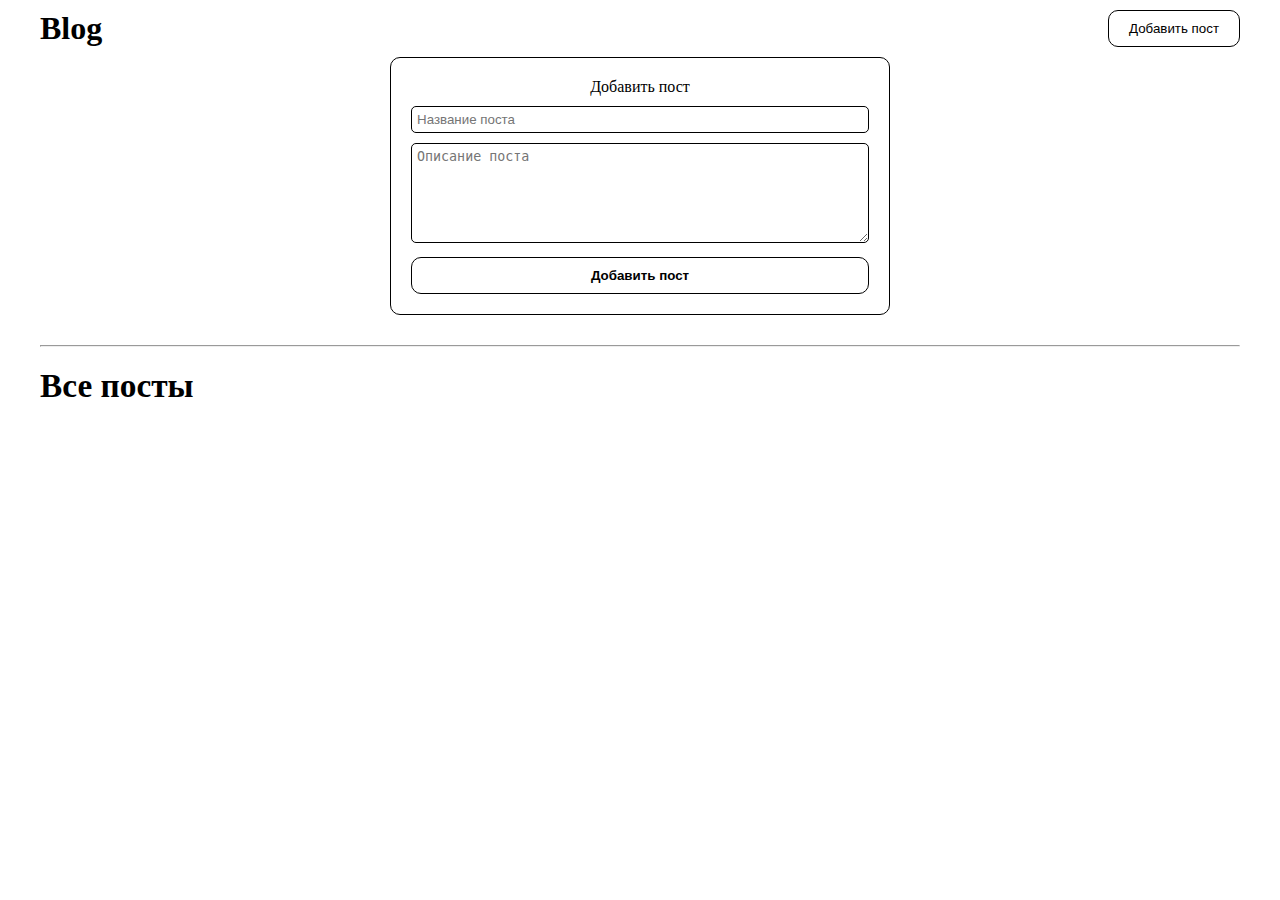
<file: blog-js/index.html>
<!doctype html>
<html lang="en">
<head>
    <meta charset="UTF-8">
<!--    <link rel="stylesheet" href="style.css">-->
    <title>Document</title>
</head><!doctype html>
<html lang="en">
<head>
    <meta charset="UTF-8">
    <meta name="viewport"
          content="width=device-width, user-scalable=no, initial-scale=1.0, maximum-scale=1.0, minimum-scale=1.0">
    <meta http-equiv="X-UA-Compatible" content="ie=edge">
    <link rel="stylesheet" href="style.css">
    <title>Document</title>
</head>
<body>
<header>
    <div class="container">
        <h1>Blog</h1>
        <button>Добавить пост</button>
    </div>
</header>
<main>
    <div class="container">
        <form id="form">
            <p>Добавить пост</p>
            <input id="input" type="text" placeholder="Название поста" name="title">
            <textarea id="textarea" placeholder="Описание поста" name="description"></textarea>
            <button type="submit" id="addPost">Добавить пост</button>
        </form>
        <hr>
        <h3>Все посты</h3>
        <div class="posts">
        </div>
    </div>
</main>
<script src="app.js"></script>
</body>
</html>
</file>
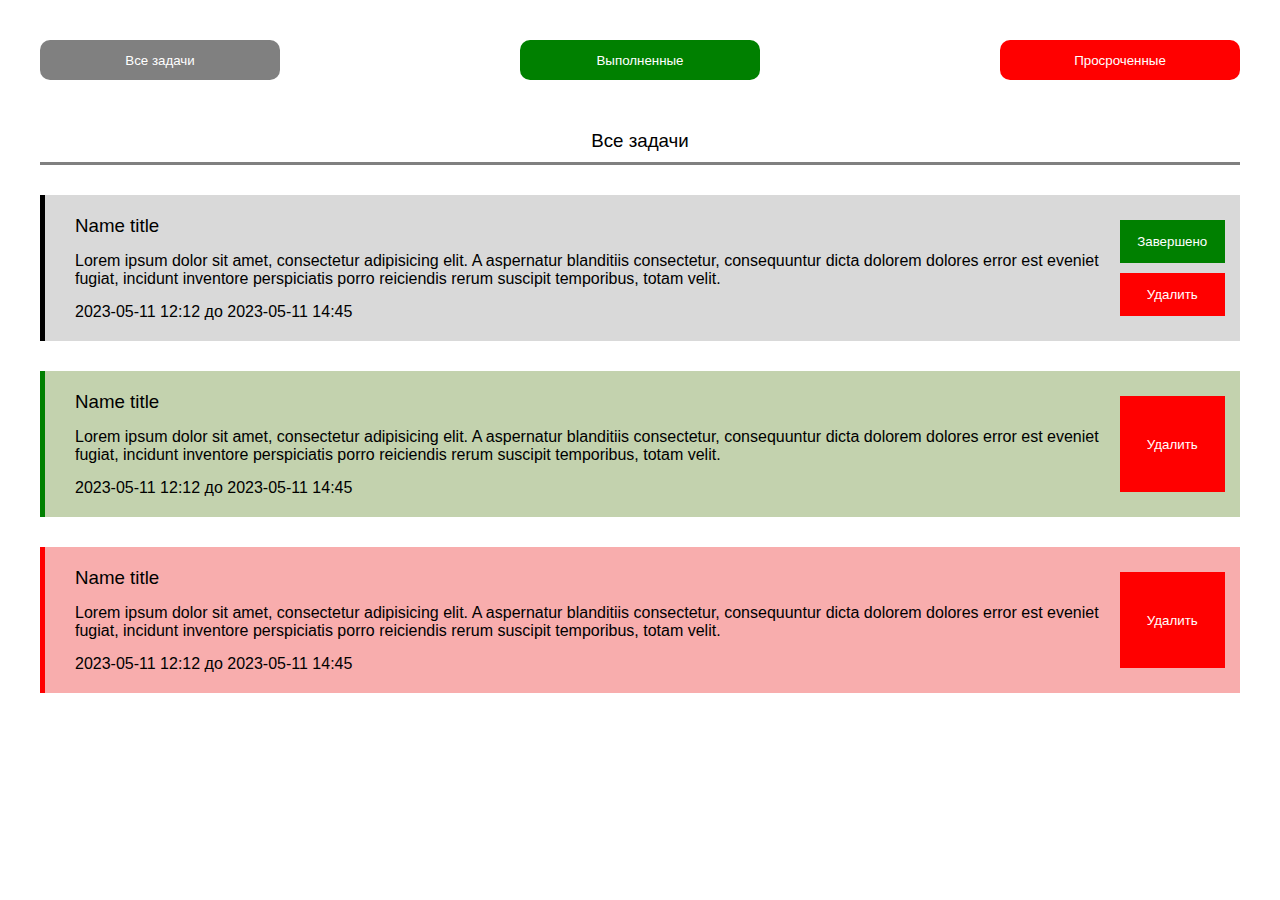
<file: todo/index.html>
<!DOCTYPE html>
<html lang="en">
<head>
    <meta charset="UTF-8">
    <title>Todo list</title>
    <link rel="stylesheet" href="style.css">
</head>
<body>
    <header class="container">
        <nav>
            <button id="view-all" class="button-nav gray">Все задачи</button>
            <button id="view-complete" class="button-nav green">Выполненные</button>
            <button id="view-overdue" class="button-nav red">Просроченные</button>
        </nav>
    </header>
    <main class="container">
        <h3 id="title-tasks" class="title-tasks title-all">Все задачи</h3>
        <div class="tasks">
            <div class="task all" id="task-id-1">
                <div class="info">
                    <h3 class="task-name">Name title</h3>
                    <p class="task-description">Lorem ipsum dolor sit amet, consectetur adipisicing elit. A aspernatur blanditiis consectetur, consequuntur dicta dolorem dolores error est eveniet fugiat, incidunt inventore perspiciatis porro reiciendis rerum suscipit temporibus, totam velit.</p>
                    <p class="task-date">
                        <span class="date-start">2023-05-11 12:12</span>
                        до
                        <span class="date-end">2023-05-11 14:45</span>
                    </p>
                </div>
                <div class="navigate">
                    <button class="button-complete green">Завершено</button>
                    <button class="button-delete red">Удалить</button>
                </div>
            </div>
            <div class="task complete" id="task-id-2">
                <div class="info">
                    <h3 class="task-name">Name title</h3>
                    <p class="task-description">Lorem ipsum dolor sit amet, consectetur adipisicing elit. A aspernatur blanditiis consectetur, consequuntur dicta dolorem dolores error est eveniet fugiat, incidunt inventore perspiciatis porro reiciendis rerum suscipit temporibus, totam velit.</p>
                    <p class="task-date">
                        <span class="date-start">2023-05-11 12:12</span>
                        до
                        <span class="date-end">2023-05-11 14:45</span>
                    </p>
                </div>
                <div class="navigate">
                    <button class="button-delete red">Удалить</button>
                </div>
            </div>
            <div class="task overdue" id="task-id-3">
                <div class="info">
                    <h3 class="task-name">Name title</h3>
                    <p class="task-description">Lorem ipsum dolor sit amet, consectetur adipisicing elit. A aspernatur blanditiis consectetur, consequuntur dicta dolorem dolores error est eveniet fugiat, incidunt inventore perspiciatis porro reiciendis rerum suscipit temporibus, totam velit.</p>
                    <p class="task-date">
                        <span class="date-start">2023-05-11 12:12</span>
                        до
                        <span class="date-end">2023-05-11 14:45</span>
                    </p>
                </div>
                <div class="navigate">
                    <button class="button-delete red">Удалить</button>
                </div>
            </div>
        </div>
    </main>
</body>
</html>
</file>
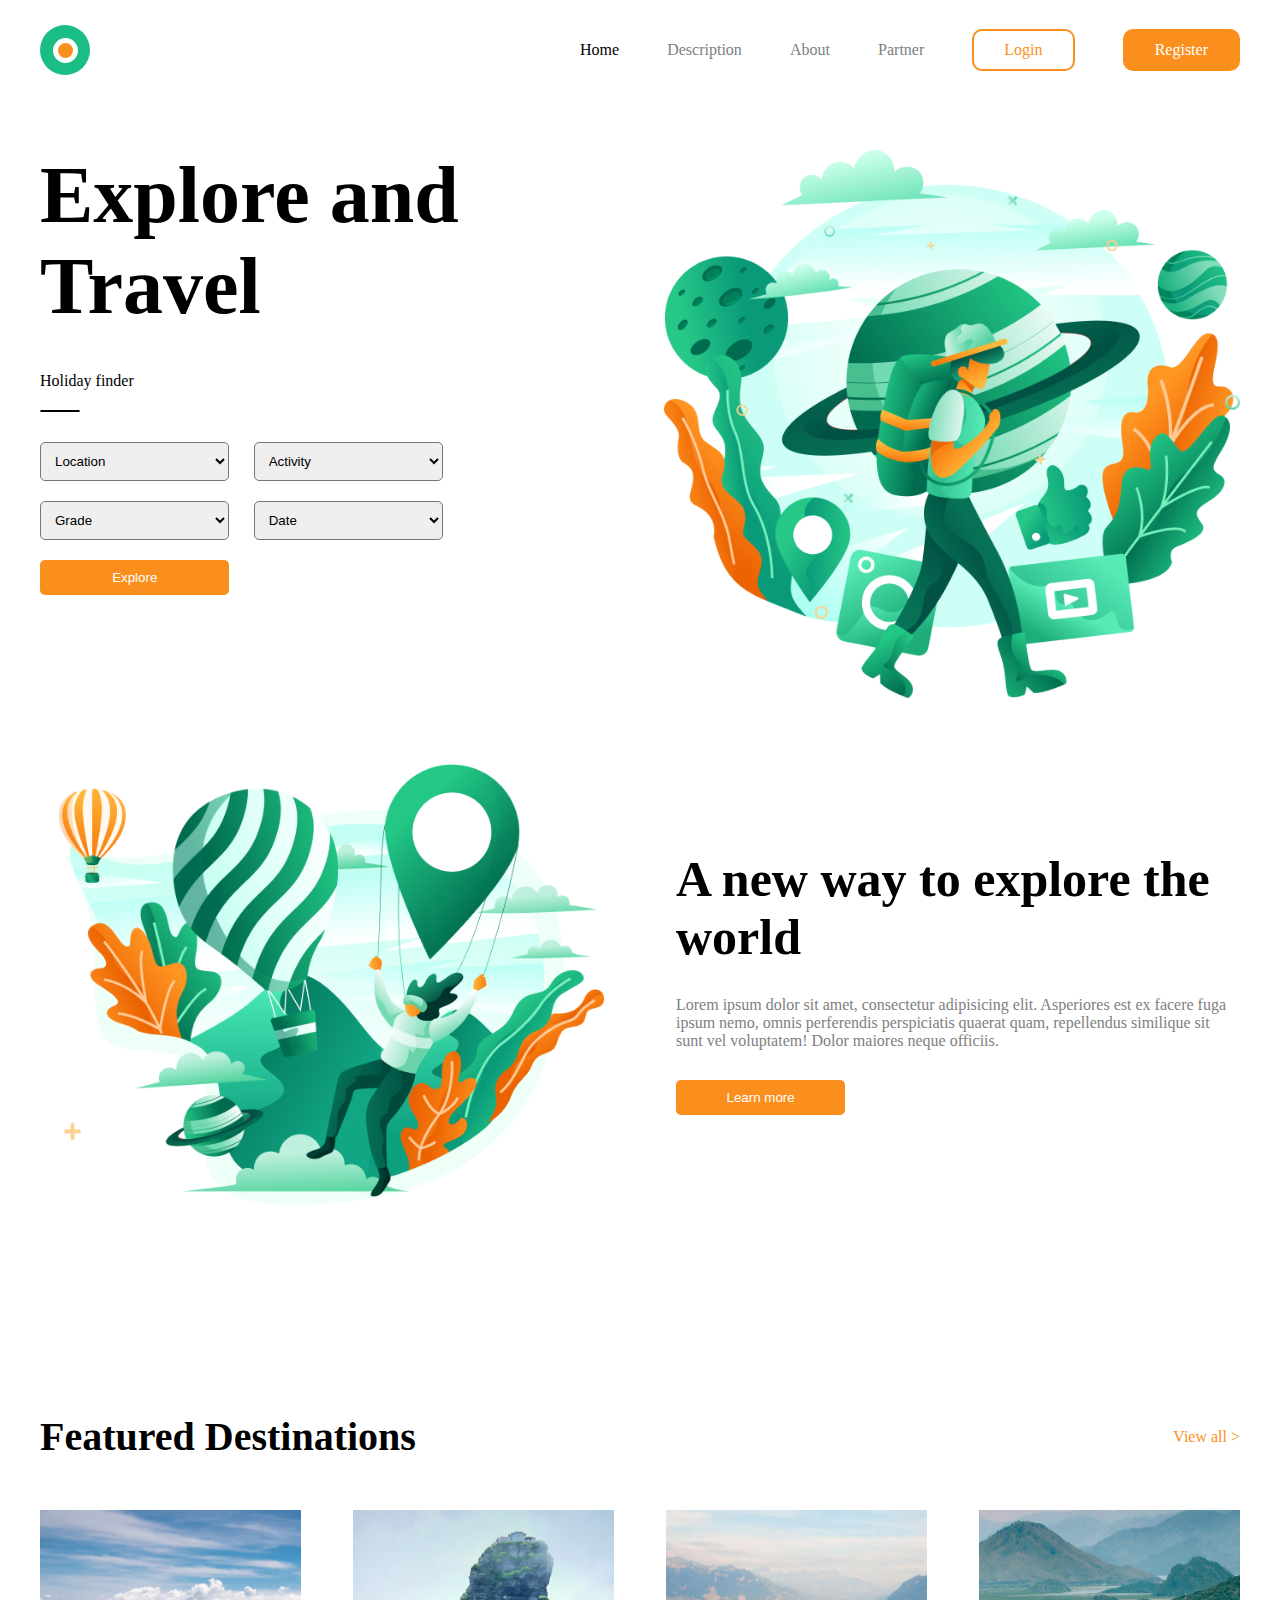
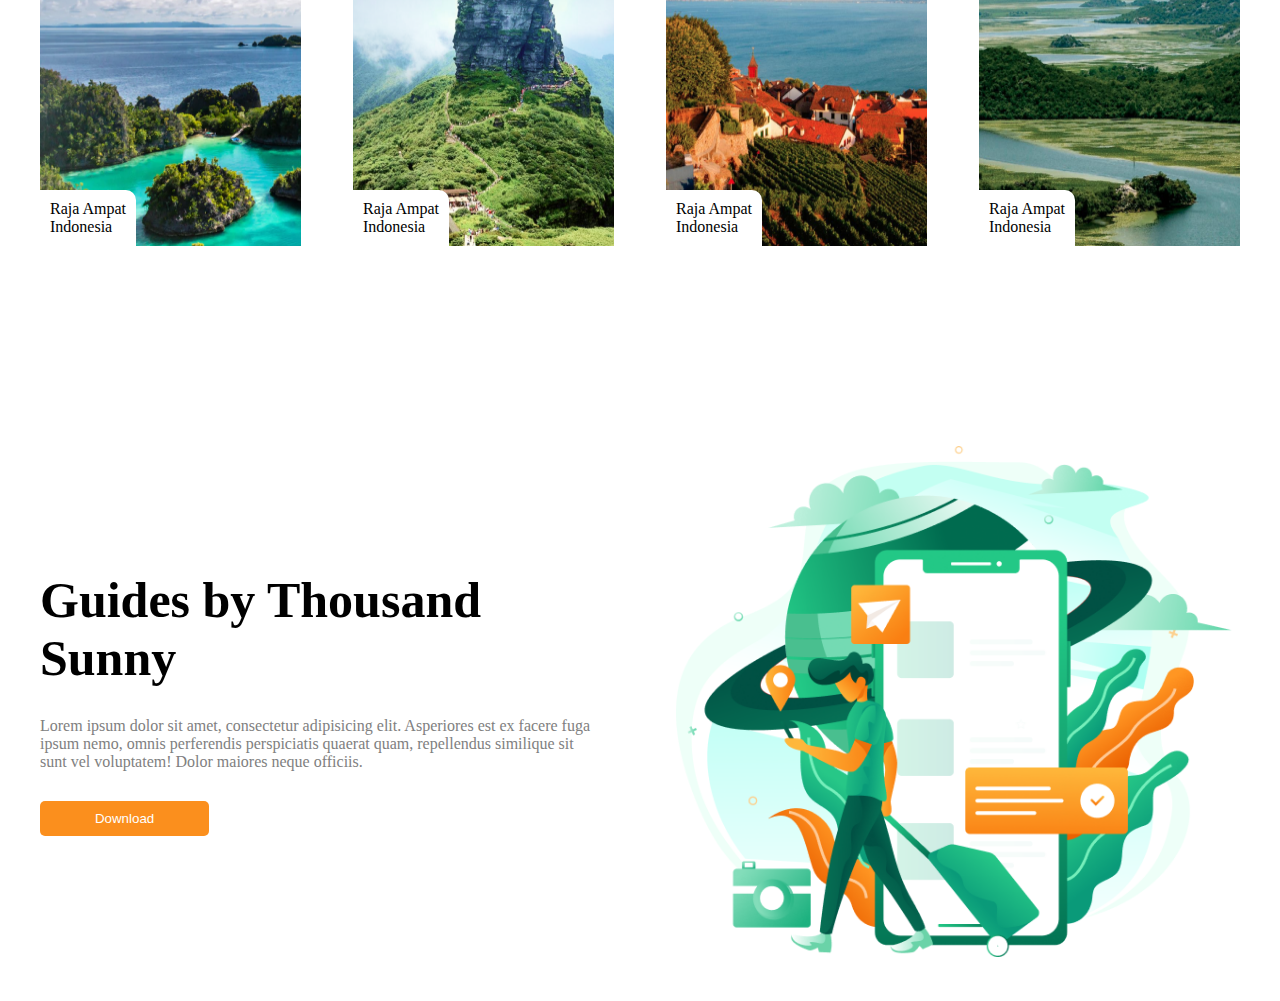
<file: travel/index.html>
<!DOCTYPE html>
<html lang="en">
<head>
    <meta charset="UTF-8">
    <title>Travel</title>
    <link rel="stylesheet" href="style.css">
</head>
<body>
    <header>
        <div class="container sb">
            <div class="logo">
                <div class="orange"></div>
            </div>
            <nav class="sb">
                <a href="" class="active">Home</a>
                <a href="">Description</a>
                <a href="">About</a>
                <a href="">Partner</a>
                <a href="" class="login">Login</a>
                <a href="" class="register">Register</a>
            </nav>
        </div>
    </header>
    <main>
        <div class="container">

            <div class="explore-travel sb">
                <div class="info">
                    <h1>Explore and Travel</h1>
                    <p>Holiday finder</p>

                    <div class="line"></div>

                    <form action="">
                        <select>
                            <option selected disabled>Location</option>
                        </select>
                        <select>
                            <option selected disabled>Activity</option>
                        </select>
                        <select>
                            <option selected disabled>Grade</option>
                        </select>
                        <select>
                            <option selected disabled>Date</option>
                        </select>
                        <button>Explore</button>
                    </form>
                </div>
                <div class="image">
                    <img src="images/img1.png">
                </div>
            </div>

            <div class="new-way right-left sb">
                <div class="image">
                    <img src="images/img2.png" alt="">
                </div>
                <div class="info">
                    <h2>A new way to explore the world </h2>
                    <p>Lorem ipsum dolor sit amet, consectetur adipisicing elit. Asperiores est ex facere fuga ipsum nemo, omnis perferendis perspiciatis quaerat quam, repellendus similique sit sunt vel voluptatem! Dolor maiores neque officiis.</p>
                    <button>Learn more</button>
                </div>
            </div>

            <div class="featured-destinations">

                <div class="info-featured sb">
                    <h2>Featured Destinations</h2>
                    <a href="">View all ></a>
                </div>


                <div class="images sb">

                    <div class="image">
                        <img src="images/image4.png" alt="">
                        <div class="info">
                            <p class="name">Raja Ampat</p>
                            <p class="country">Indonesia</p>
                        </div>
                    </div>

                    <div class="image">
                        <img src="images/image3.png" alt="">
                        <div class="info">
                            <p class="name">Raja Ampat</p>
                            <p class="country">Indonesia</p>
                        </div>
                    </div>

                    <div class="image">
                        <img src="images/image2.png" alt="">
                        <div class="info">
                            <p class="name">Raja Ampat</p>
                            <p class="country">Indonesia</p>
                        </div>
                    </div>

                    <div class="image">
                        <img src="images/image1.png" alt="">
                        <div class="info">
                            <p class="name">Raja Ampat</p>
                            <p class="country">Indonesia</p>
                        </div>
                    </div>

                </div>
            </div>

            <div class="guides right-left sb">
                <div class="info">
                    <h2>Guides by Thousand Sunny</h2>
                    <p>Lorem ipsum dolor sit amet, consectetur adipisicing elit. Asperiores est ex facere fuga ipsum nemo, omnis perferendis perspiciatis quaerat quam, repellendus similique sit sunt vel voluptatem! Dolor maiores neque officiis.</p>
                    <button>Download</button>
                </div>
                <div class="image">
                    <img src="images/img3.png" alt="">
                </div>
            </div>

        </div>
    </main>
</body>
</html>
</file>
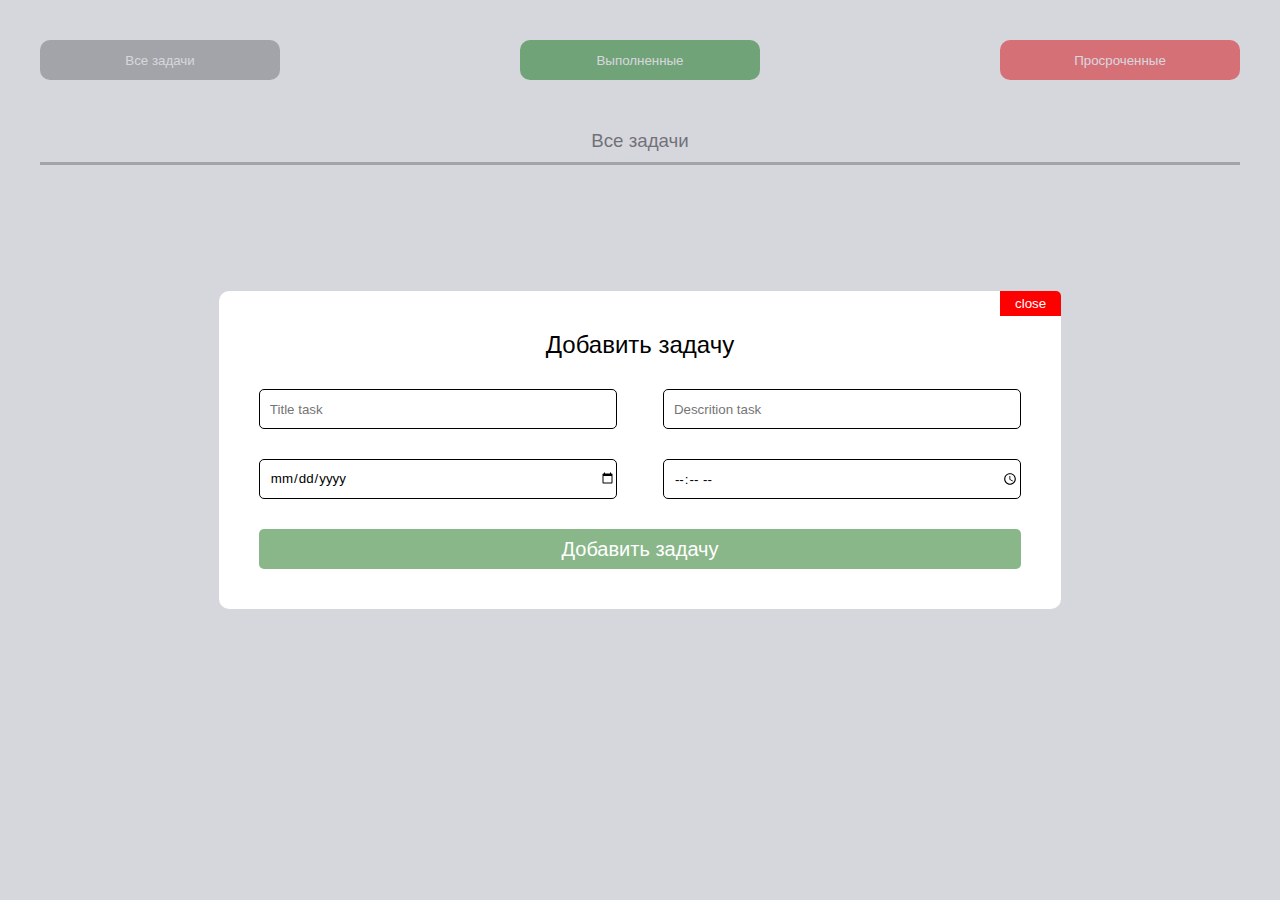
<file: todo/209/index.html>
<!DOCTYPE html>
<html lang="en">
<head>
    <meta charset="UTF-8">
    <title>Todo list</title>
    <link rel="stylesheet" href="style.css">
</head>
<body>
    <header class="container">
        <nav>
            <button id="view-all" class="button-nav gray">Все задачи</button>
            <button id="view-complete" class="button-nav green">Выполненные</button>
            <button id="view-overdue" class="button-nav red">Просроченные</button>
        </nav>
    </header>
    <main class="container">
        <h3 id="title-tasks" class="title-tasks title-all">Все задачи</h3>
        <div class="tasks"></div>
    </main>

    <div class="add-task">
        <div class="form">
            <h2>Добавить задачу</h2>
            <form>
                <input type="text" placeholder="Title task" name="title" id="title">
                <input type="text" placeholder="Descrition task" name="description" id="description">

                <input type="date" id="endDate">
                <input type="time" id="endDateTime">

                <button id="addTask">Добавить задачу</button>
            </form>

            <button id="exitForm">close</button>

        </div>
    </div>

    <script src="script.js"></script>
</body>
</html>
</file>
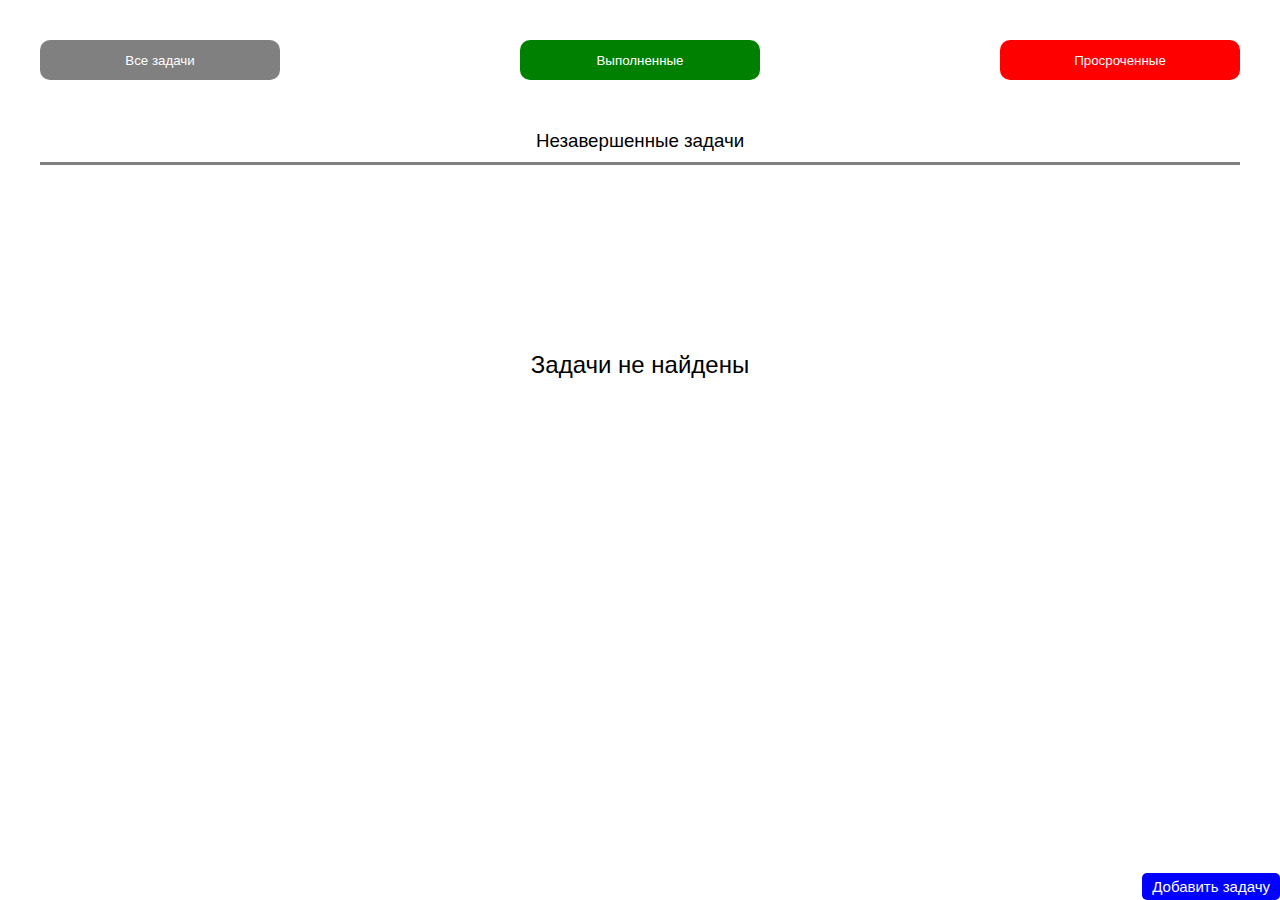
<file: todo/210/index.html>
<!DOCTYPE html>
<html lang="en">
<head>
    <meta charset="UTF-8">
    <title>Todo list</title>
    <link rel="stylesheet" href="style.css">
</head>
<body>
    <header class="container">
        <nav>
            <button id="view-all" class="button-nav gray">Все задачи</button>
            <button id="view-complete" class="button-nav green">Выполненные</button>
            <button id="view-overdue" class="button-nav red">Просроченные</button>
        </nav>
    </header>
    
    <main class="container">
        <h3 id="title-tasks" class="title-tasks title-all">Все задачи</h3>
        <div class="tasks"></div>
    </main>

    <button id="openShowForm">Добавить задачу</button>

    <div class="add-task">
        <div class="form">
            <h2>Добавить задачу</h2>
            <form>
                <input type="text" placeholder="Title task" name="title" id="title">
                <input type="text" placeholder="Descrition task" name="description" id="description">

                <input type="date" id="endDate">
                <input type="time" id="endDateTime">

                <button id="addTask">Добавить задачу</button>
            </form>

            <button id="exitForm">close</button>

        </div>
    </div>

    <script src="script.js"></script>
</body>
</html>
</file>
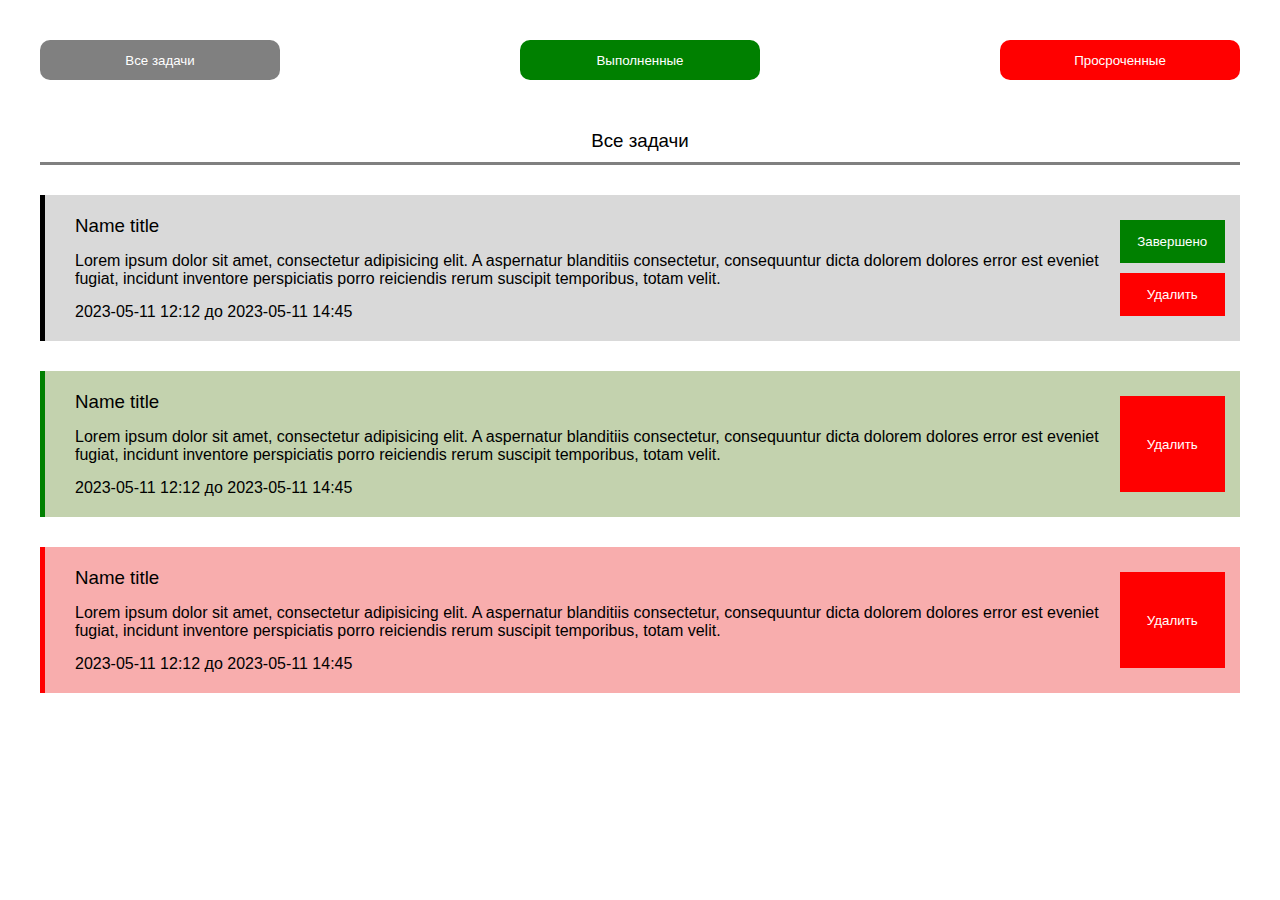
<file: todo/complete/index.html>
<!DOCTYPE html>
<html lang="en">
<head>
    <meta charset="UTF-8">
    <title>Todo list</title>
    <link rel="stylesheet" href="style.css">
</head>
<body>
    <header class="container">
        <nav>
            <button id="view-all" class="button-nav gray">Все задачи</button>
            <button id="view-complete" class="button-nav green">Выполненные</button>
            <button id="view-overdue" class="button-nav red">Просроченные</button>
        </nav>
    </header>
    <main class="container">
        <h3 id="title-tasks" class="title-tasks title-all">Все задачи</h3>
        <div class="tasks">
            <div class="task all" id="task-id-1">
                <div class="info">
                    <h3 class="task-name">Name title</h3>
                    <p class="task-description">Lorem ipsum dolor sit amet, consectetur adipisicing elit. A aspernatur blanditiis consectetur, consequuntur dicta dolorem dolores error est eveniet fugiat, incidunt inventore perspiciatis porro reiciendis rerum suscipit temporibus, totam velit.</p>
                    <p class="task-date">
                        <span class="date-start">2023-05-11 12:12</span>
                        до
                        <span class="date-end">2023-05-11 14:45</span>
                    </p>
                </div>
                <div class="navigate">
                    <button class="button-complete green">Завершено</button>
                    <button class="button-delete red">Удалить</button>
                </div>
            </div>
            <div class="task complete" id="task-id-2">
                <div class="info">
                    <h3 class="task-name">Name title</h3>
                    <p class="task-description">Lorem ipsum dolor sit amet, consectetur adipisicing elit. A aspernatur blanditiis consectetur, consequuntur dicta dolorem dolores error est eveniet fugiat, incidunt inventore perspiciatis porro reiciendis rerum suscipit temporibus, totam velit.</p>
                    <p class="task-date">
                        <span class="date-start">2023-05-11 12:12</span>
                        до
                        <span class="date-end">2023-05-11 14:45</span>
                    </p>
                </div>
                <div class="navigate">
                    <button class="button-delete red">Удалить</button>
                </div>
            </div>
            <div class="task overdue" id="task-id-3">
                <div class="info">
                    <h3 class="task-name">Name title</h3>
                    <p class="task-description">Lorem ipsum dolor sit amet, consectetur adipisicing elit. A aspernatur blanditiis consectetur, consequuntur dicta dolorem dolores error est eveniet fugiat, incidunt inventore perspiciatis porro reiciendis rerum suscipit temporibus, totam velit.</p>
                    <p class="task-date">
                        <span class="date-start">2023-05-11 12:12</span>
                        до
                        <span class="date-end">2023-05-11 14:45</span>
                    </p>
                </div>
                <div class="navigate">
                    <button class="button-delete red">Удалить</button>
                </div>
            </div>
        </div>
    </main>

    <script src="script.js"></script>
</body>
</html>
</file>
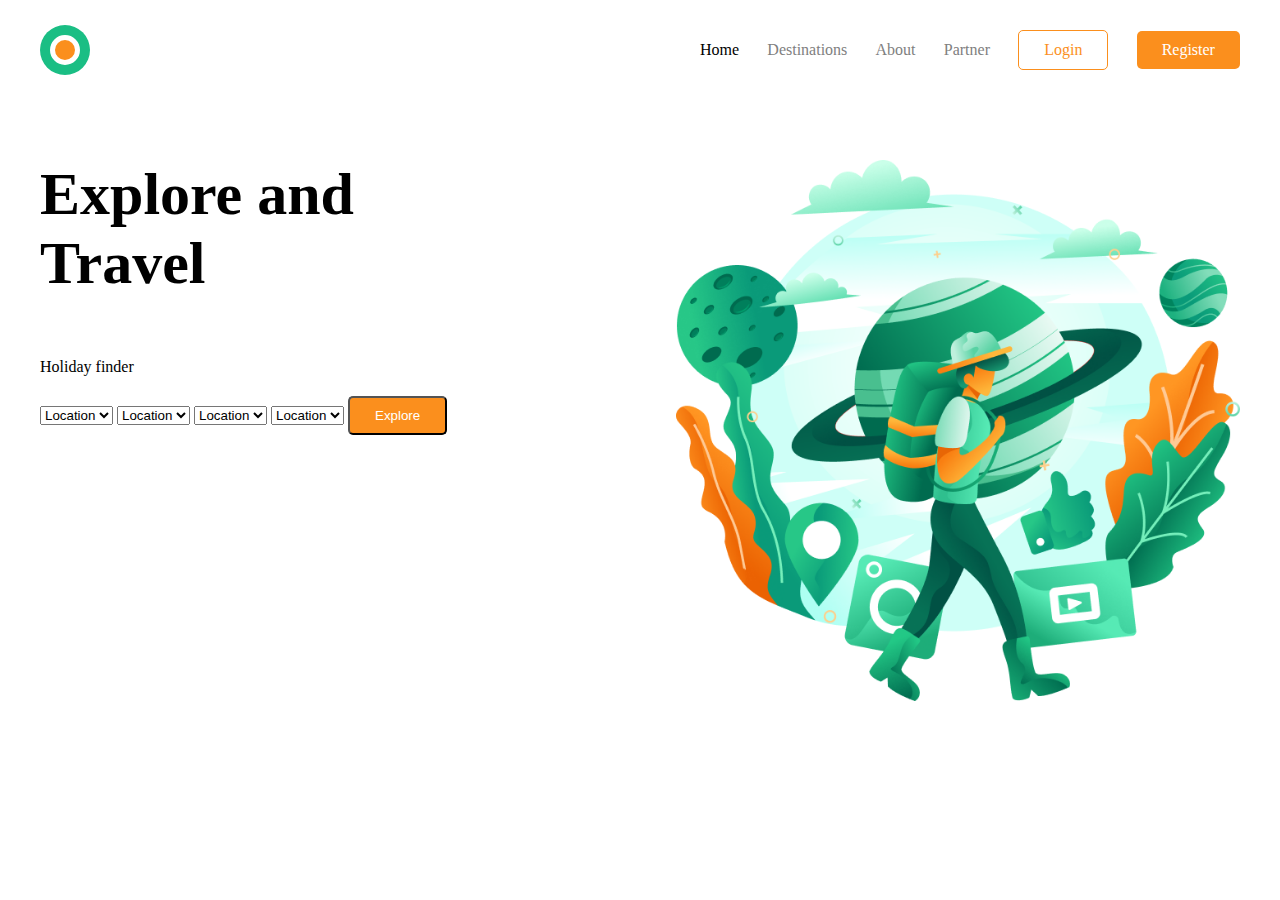
<file: travel/209/index.html>
<!DOCTYPE html>
<html lang="en">
<head>
    <meta charset="UTF-8">
    <title>Travel</title>
    <link rel="stylesheet" href="style.css">
</head>
<body>
    <header class="container sb">
        <div class="logo">
            <div class="orange"></div>
        </div>
        <nav class="sb">
            <a href="" class="active">Home</a>
            <a href="">Destinations</a>
            <a href="">About</a>
            <a href="">Partner</a>
            <a href="" class="login">Login</a>
            <a href="" class="register btnOrange">Register</a>
        </nav>
    </header>

    <main class="container">
        
        <div class="travel sb">
            <div class="info">
                <h1>Explore and <br> Travel</h1>
                <p>Holiday finder</p>
                <div class="line"></div>

                <form>
                    <select>
                        <option selected disabled>Location</option>
                    </select>
                    <select>
                        <option selected disabled>Location</option>
                    </select>
                    <select>
                        <option selected disabled>Location</option>
                    </select>
                    <select>
                        <option selected disabled>Location</option>
                    </select>

                    <button class="btnOrange">Explore</button>

                </form>

            </div>
            <div class="image">
                <img src="images/img1.png">
            </div>
        </div>

    </main>
</body>
</html>
</file>
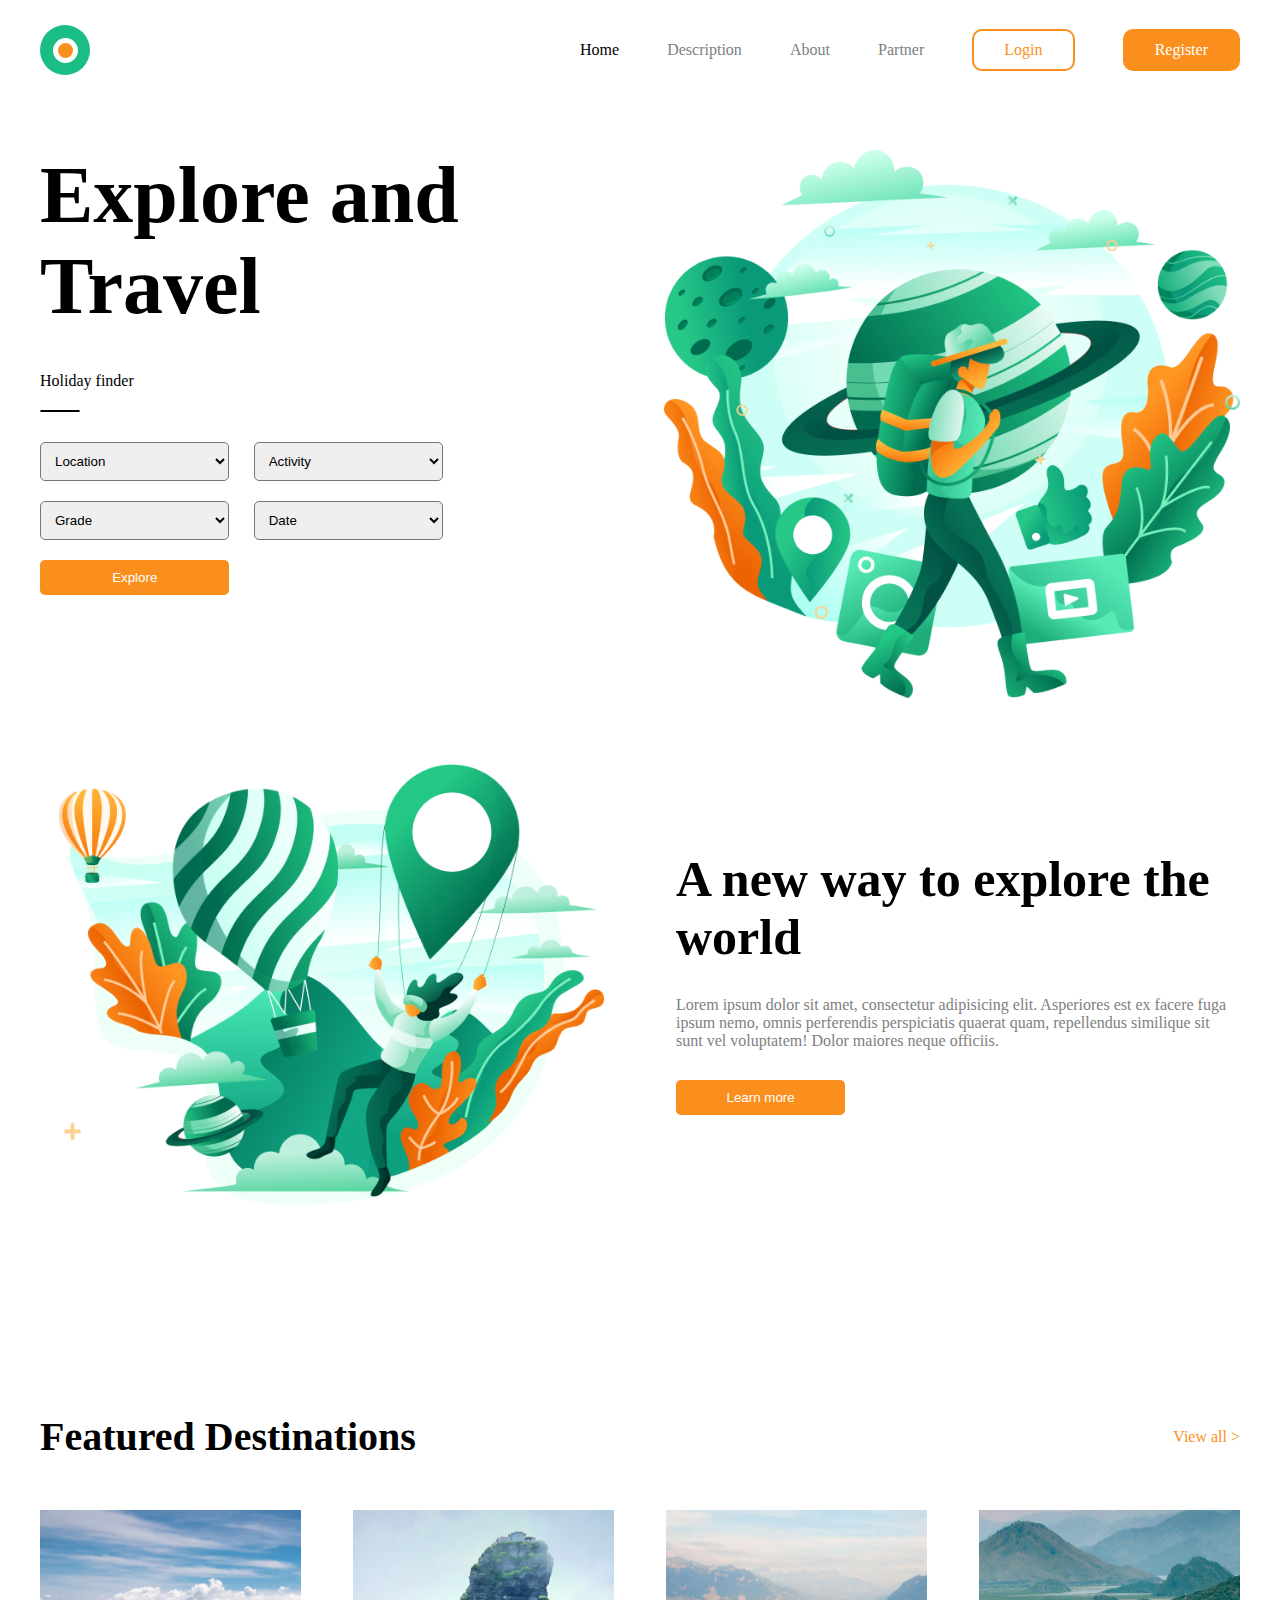
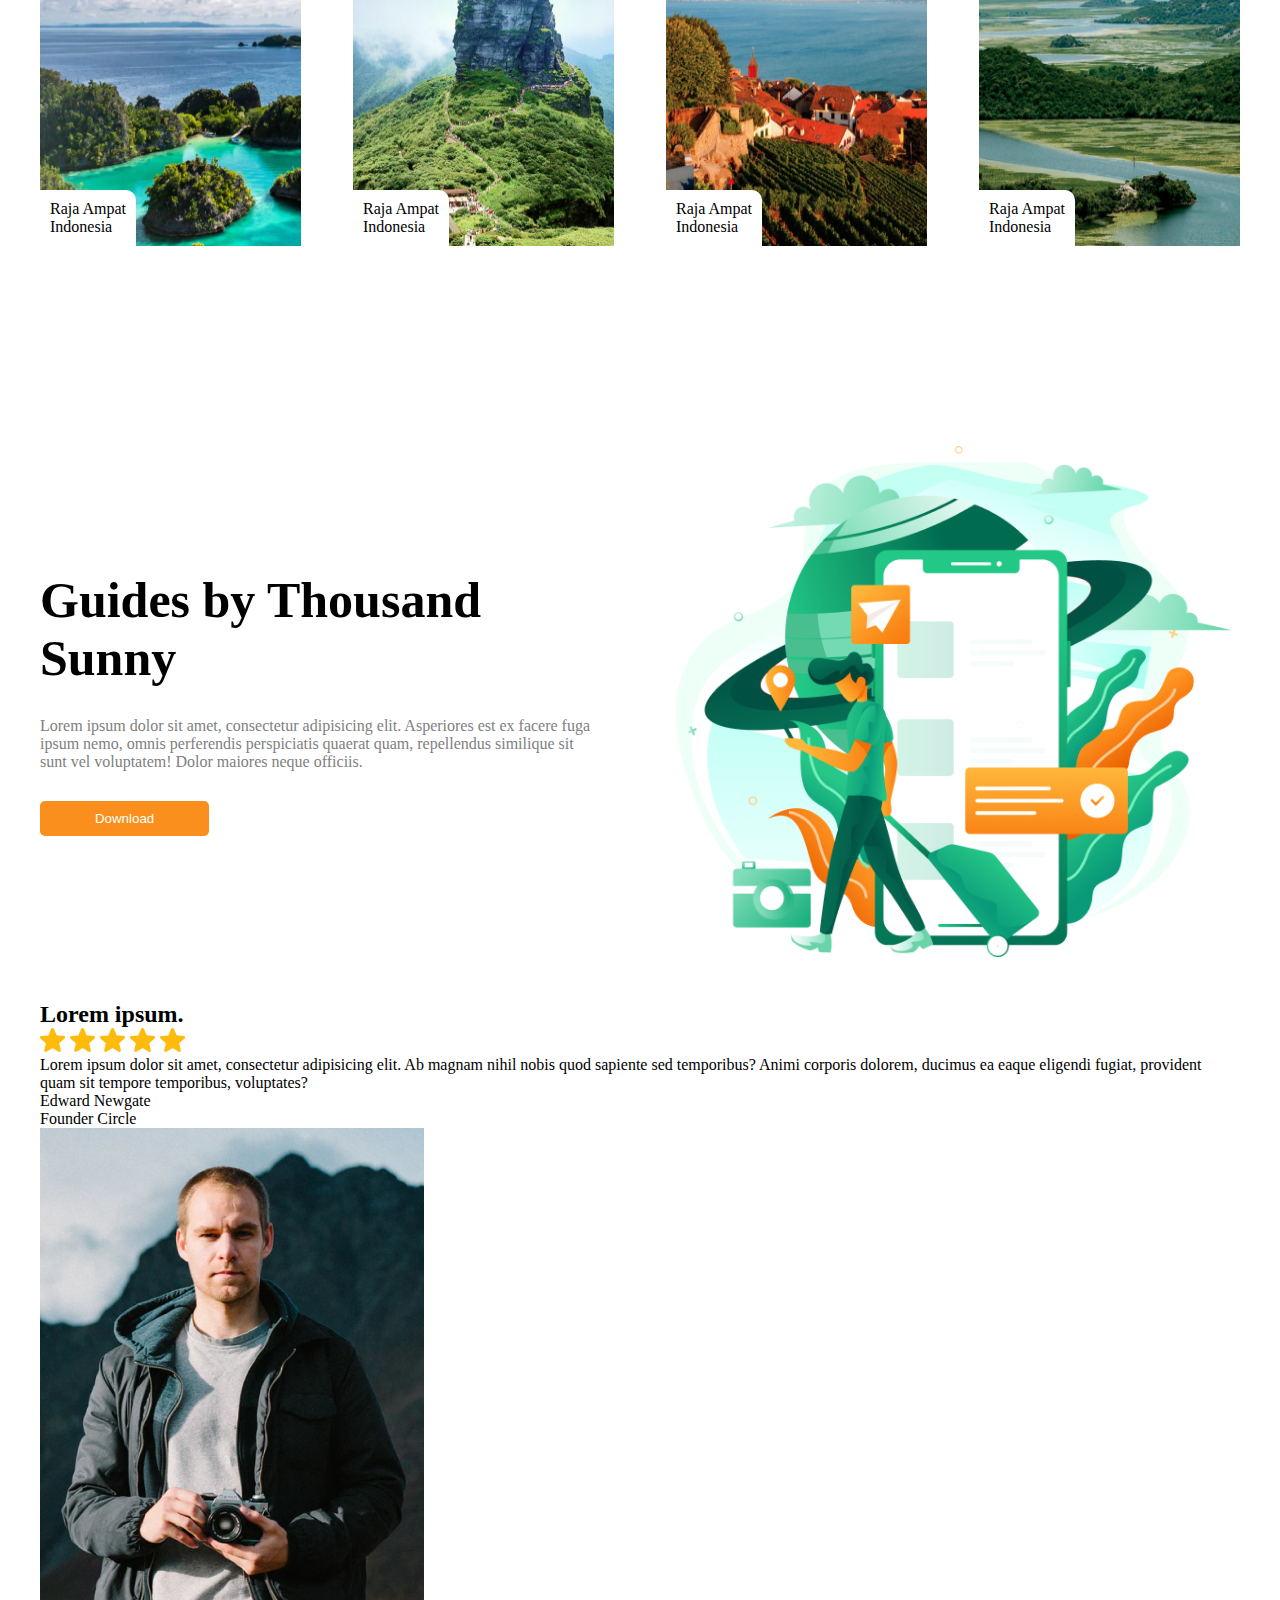
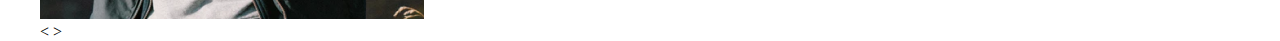
<file: travel/210/index.html>
<!DOCTYPE html>
<html lang="en">
<head>
    <meta charset="UTF-8">
    <title>Travel</title>
    <link rel="stylesheet" href="style.css">
</head>
<body>
    <header>
        <div class="container sb">
            <div class="logo">
                <div class="orange"></div>
            </div>
            <nav class="sb">
                <a href="" class="active">Home</a>
                <a href="">Description</a>
                <a href="">About</a>
                <a href="">Partner</a>
                <a href="" class="login">Login</a>
                <a href="" class="register">Register</a>
            </nav>
        </div>
    </header>
    <main>
        <div class="container">

            <div class="explore-travel sb">
                <div class="info">
                    <h1>Explore and Travel</h1>
                    <p>Holiday finder</p>

                    <div class="line"></div>

                    <form action="">
                        <select>
                            <option selected disabled>Location</option>
                        </select>
                        <select>
                            <option selected disabled>Activity</option>
                        </select>
                        <select>
                            <option selected disabled>Grade</option>
                        </select>
                        <select>
                            <option selected disabled>Date</option>
                        </select>
                        <button>Explore</button>
                    </form>
                </div>
                <div class="image">
                    <img src="images/img1.png">
                </div>
            </div>

            <div class="new-way right-left sb">
                <div class="image">
                    <img src="images/img2.png" alt="">
                </div>
                <div class="info">
                    <h2>A new way to explore the world </h2>
                    <p>Lorem ipsum dolor sit amet, consectetur adipisicing elit. Asperiores est ex facere fuga ipsum nemo, omnis perferendis perspiciatis quaerat quam, repellendus similique sit sunt vel voluptatem! Dolor maiores neque officiis.</p>
                    <button>Learn more</button>
                </div>
            </div>

            <div class="featured-destinations">

                <div class="info-featured sb">
                    <h2>Featured Destinations</h2>
                    <a href="">View all ></a>
                </div>


                <div class="images sb">

                    <div class="image">
                        <img src="images/image4.png" alt="">
                        <div class="info">
                            <p class="name">Raja Ampat</p>
                            <p class="country">Indonesia</p>
                        </div>
                    </div>

                    <div class="image">
                        <img src="images/image3.png" alt="">
                        <div class="info">
                            <p class="name">Raja Ampat</p>
                            <p class="country">Indonesia</p>
                        </div>
                    </div>

                    <div class="image">
                        <img src="images/image2.png" alt="">
                        <div class="info">
                            <p class="name">Raja Ampat</p>
                            <p class="country">Indonesia</p>
                        </div>
                    </div>

                    <div class="image">
                        <img src="images/image1.png" alt="">
                        <div class="info">
                            <p class="name">Raja Ampat</p>
                            <p class="country">Indonesia</p>
                        </div>
                    </div>

                </div>
            </div>

            <div class="guides right-left sb">
                <div class="info">
                    <h2>Guides by Thousand Sunny</h2>
                    <p>Lorem ipsum dolor sit amet, consectetur adipisicing elit. Asperiores est ex facere fuga ipsum nemo, omnis perferendis perspiciatis quaerat quam, repellendus similique sit sunt vel voluptatem! Dolor maiores neque officiis.</p>
                    <button>Download</button>
                </div>
                <div class="image">
                    <img src="images/img3.png" alt="">
                </div>
            </div>

            <div class="testimonials">
                <div class="info">
                    <h2>Lorem ipsum.</h2>
                    <div class="stars">
                        <img src="images/star.png" alt="">
                        <img src="images/star.png" alt="">
                        <img src="images/star.png" alt="">
                        <img src="images/star.png" alt="">
                        <img src="images/star.png" alt="">
                    </div>

                    <p>Lorem ipsum dolor sit amet, consectetur adipisicing elit. Ab magnam nihil nobis quod sapiente sed temporibus? Animi corporis dolorem, ducimus ea eaque eligendi fugiat, provident quam sit tempore temporibus, voluptates?</p>

                    <div class="name">
                        <p class="name">Edward Newgate</p>
                        <p>Founder Circle</p>
                    </div>
                </div>
                <div class="image">
                    <img src="images/img4.png" alt="">
                    <div class="navigate">
                        <a href=""> < </a>
                        <a href=""> > </a>
                    </div>
                </div>
            </div>

        </div>
    </main>
</body>
</html>
</file>
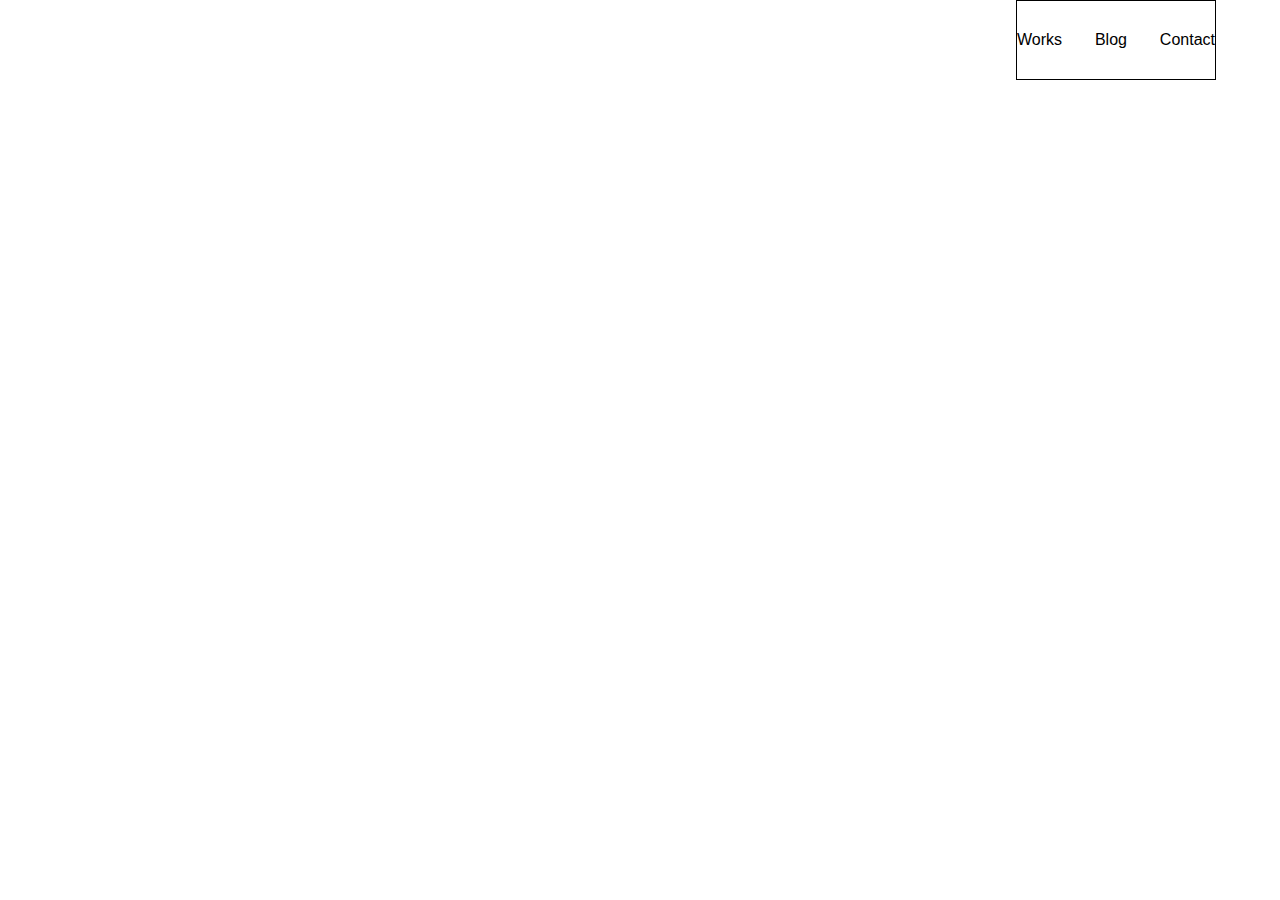
<file: 210.html>
<!doctype html>
<html lang="en">
<head>
    <meta charset="UTF-8">
    <title>SiteJohn</title>
    <link rel="stylesheet" href="210.css">
</head>
<body>
    <header>
        <div class="container">
            <nav>
                <a href="">Works</a>
                <a href="">Blog</a>
                <a href="">Contact</a>
            </nav>
        </div>
    </header>
</body>
</html>
</file>
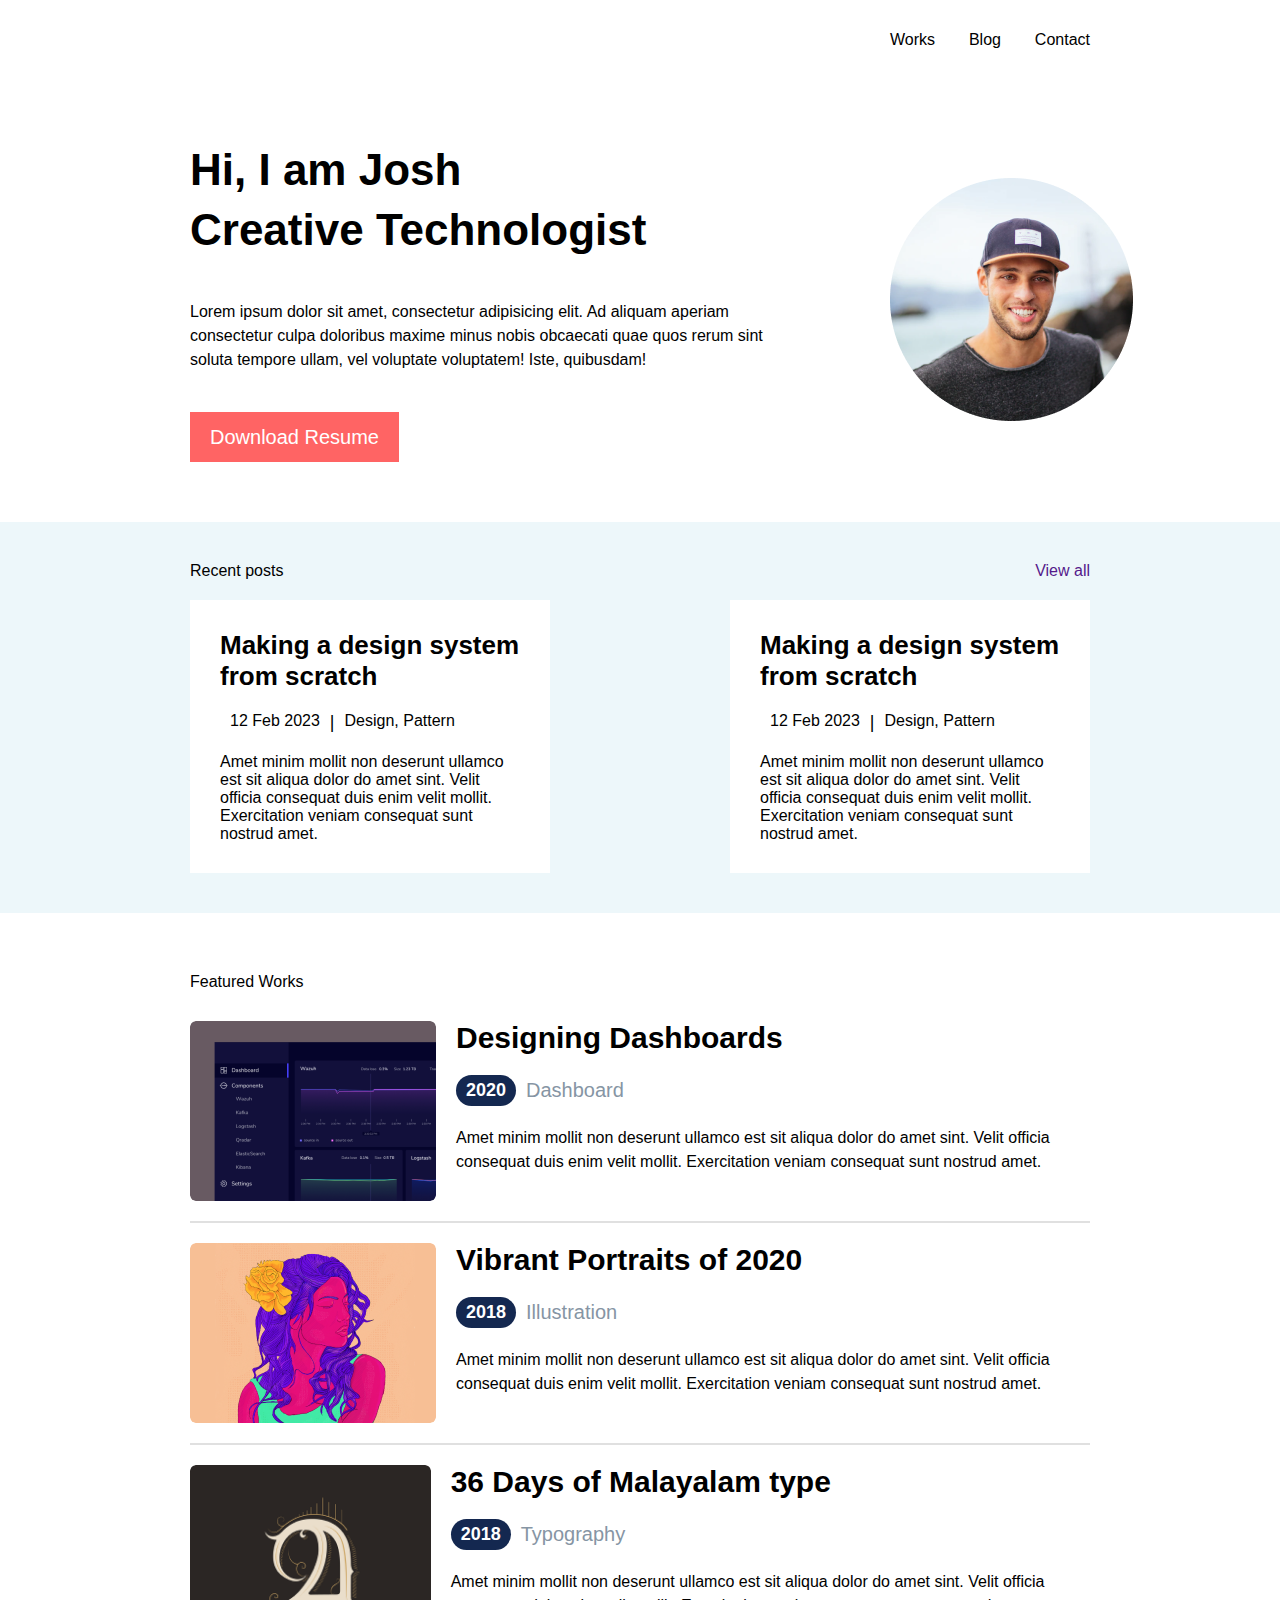
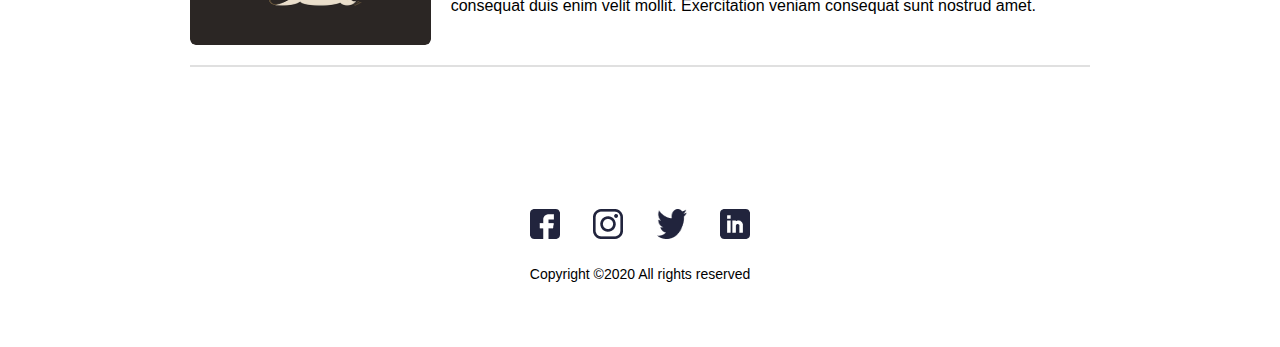
<file: siteJohn/complete.html>
<!doctype html>
<html lang="en">
<head>
    <meta charset="UTF-8">
    <title>SiteJohn</title>
    <link rel="stylesheet" href="complete.css">
</head>
<body>
    <header>
        <div class="container">
            <nav>
                <a href="">Works</a>
                <a href="">Blog</a>
                <a href="">Contact</a>
            </nav>
        </div>
    </header>
    <main>
        <div class="personal-info">
            <div class="container">
                <div class="info">
                    <h1>
                        Hi, I am Josh <br>
                        Creative Technologist
                    </h1>
                    <p>
                        Lorem ipsum dolor sit amet,
                        consectetur adipisicing elit.
                        Ad aliquam aperiam consectetur
                        culpa doloribus maxime minus
                        nobis obcaecati quae quos rerum
                        sint soluta tempore ullam,
                        vel voluptate voluptatem! Iste,
                        quibusdam!
                    </p>
                    <button>Download Resume</button>
                </div>
                <div class="personal-image">
                    <img src="210/assets/image.png" alt="Картинка пользователя">
                </div>
            </div>
        </div>
        <div class="recent-posts">
            <div class="container">
                <div class="info">
                    <p>Recent posts</p>
                    <a href="">View all</a>
                </div>
                <div class="posts">
                    <div class="post">
                        <h3>Making a design system from scratch</h3>
                        <div class="date">
                            <p>12 Feb 2023</p> |
                            <p>Design, Pattern</p>
                        </div>
                        <p>
                            Amet minim mollit non deserunt ullamco est sit aliqua dolor do amet sint. Velit officia consequat duis enim velit mollit. Exercitation veniam consequat sunt nostrud amet.
                        </p>
                    </div>
                    <div class="post">
                        <h3>Making a design system from scratch</h3>
                        <div class="date">
                            <p>12 Feb 2023</p> |
                            <p>Design, Pattern</p>
                        </div>
                        <p>
                            Amet minim mollit non deserunt ullamco est sit aliqua dolor do amet sint. Velit officia consequat duis enim velit mollit. Exercitation veniam consequat sunt nostrud amet.
                        </p>
                    </div>
                </div>
            </div>
        </div>
        <div class="featured-works">
            <div class="container">
                <p class="info">Featured Works</p>
                <div class="works">
                    <div class="work">
                        <img src="210/assets/dashboard.png" alt="">
                        <div class="description">
                            <h3 class="title">Designing Dashboards</h3>
                            <div class="date">
                                <p class="year">2020</p>
                                <p class="program">Dashboard</p>
                            </div>
                            <p class="description">
                                Amet minim mollit non deserunt ullamco est sit aliqua dolor do amet sint.
                                Velit officia consequat duis enim velit mollit. Exercitation veniam consequat sunt nostrud amet.
                            </p>
                        </div>
                    </div>
                    <hr>
                    <div class="work">
                        <img src="210/assets/Rectangle32.png" alt="">
                        <div class="description">
                            <h3 class="title">Vibrant Portraits of 2020</h3>
                            <div class="date">
                                <p class="year">2018</p>
                                <p class="program">Illustration</p>
                            </div>
                            <p class="description">
                                Amet minim mollit non deserunt ullamco est sit aliqua dolor do amet sint.
                                Velit officia consequat duis enim velit mollit. Exercitation veniam consequat sunt nostrud amet.
                            </p>
                        </div>
                    </div>
                    <hr>
                    <div class="work">
                        <img src="210/assets/Rectangle34.png" alt="">
                        <div class="description">
                            <h3 class="title">36 Days of Malayalam type</h3>
                            <div class="date">
                                <p class="year">2018</p>
                                <p class="program">Typography</p>
                            </div>
                            <p class="description">
                                Amet minim mollit non deserunt ullamco est sit aliqua dolor do amet sint.
                                Velit officia consequat duis enim velit mollit. Exercitation veniam consequat sunt nostrud amet.
                            </p>
                        </div>
                    </div>
                    <hr>
                </div>
            </div>
        </div>
        <footer>
            <div class="info">
                <div class="social">
                    <img src="210/assets/fb.png" alt="">
                    <img src="210/assets/insta.png" alt="">
                    <img src="210/assets/tw.png" alt="">
                    <img src="210/assets/Linkedin.png" alt="">
                </div>
                <p>Copyright ©2020 All rights reserved </p>
            </div>
        </footer>
    </main>
</body>
</html>
</file>
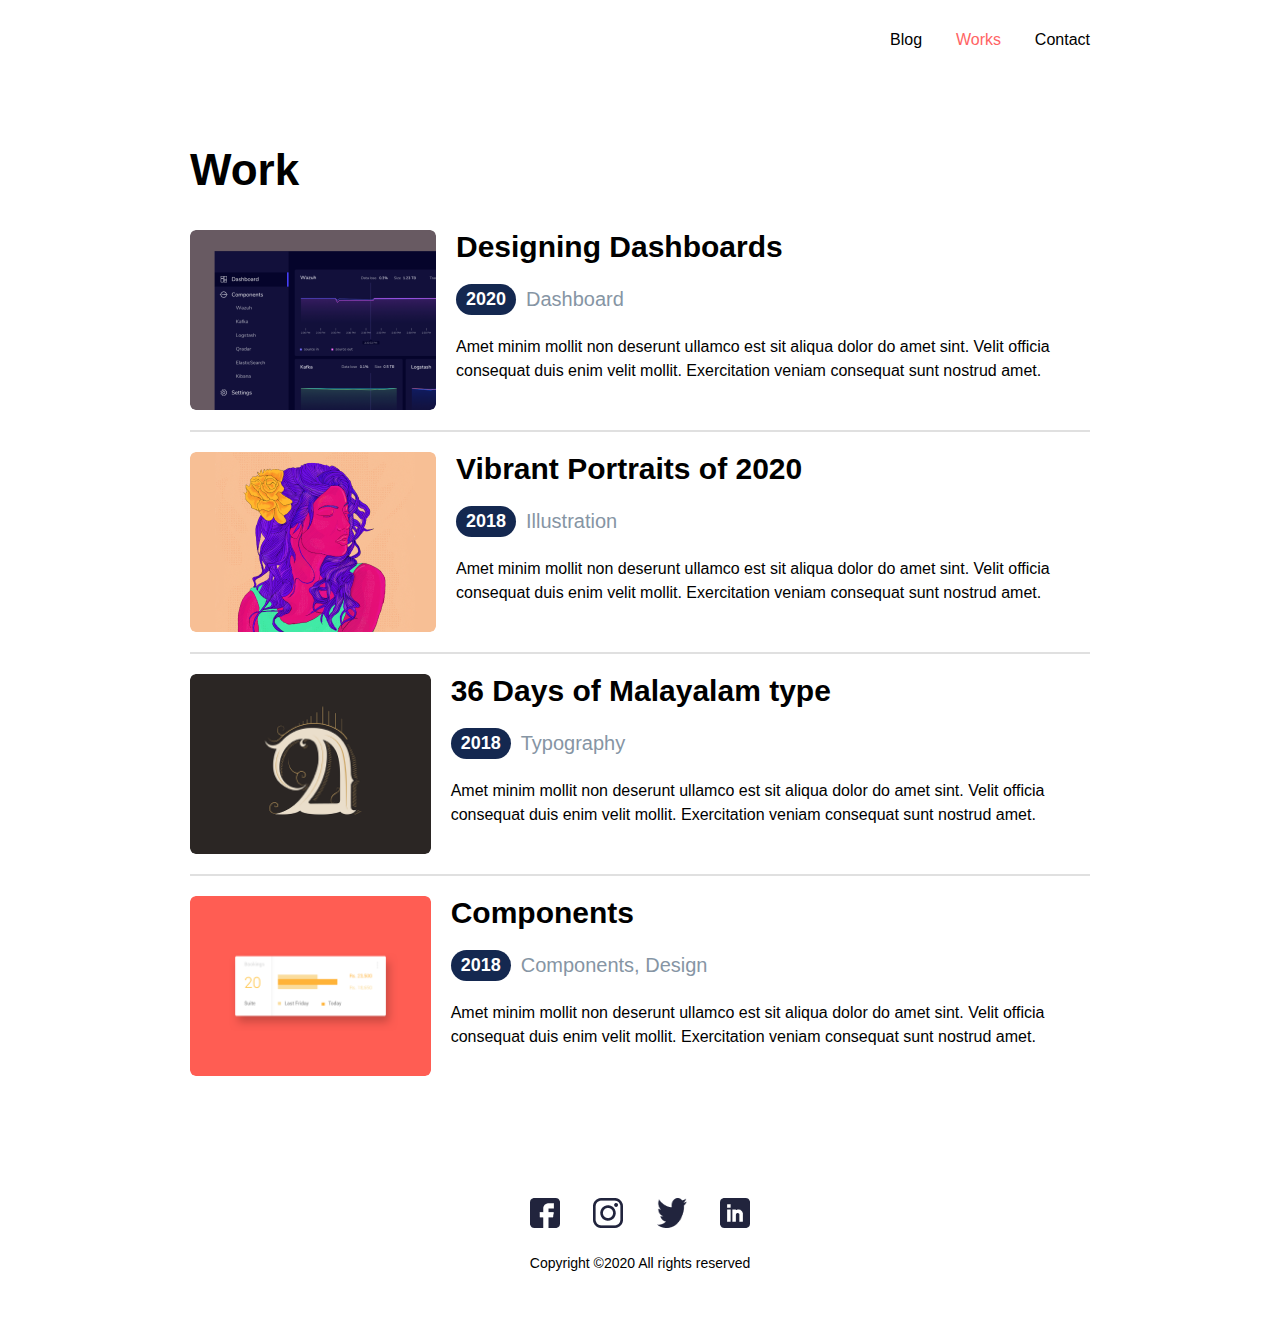
<file: siteJohn/works.html>
<!doctype html>
<html lang="en">
<head>
    <meta charset="UTF-8">
    <meta name="viewport"
          content="width=device-width, user-scalable=no, initial-scale=1.0, maximum-scale=1.0, minimum-scale=1.0">
    <meta http-equiv="X-UA-Compatible" content="ie=edge">
    <title>Works</title>
    <link rel="stylesheet" href="complete.css">
</head>
<body>
    <header>
        <div class="container">
            <nav>
                <a href="">Blog</a>
                <a href="" class="active">Works</a>
                <a href="">Contact</a>
            </nav>
        </div>
    </header>
    <main>
        <div class="featured-works">
            <div class="container">
                <p class="info work">Work</p>
                <div class="works">
                    <div class="work">
                        <img src="210/assets/dashboard.png" alt="">
                        <div class="description">
                            <h3 class="title">Designing Dashboards</h3>
                            <div class="date">
                                <p class="year">2020</p>
                                <p class="program">Dashboard</p>
                            </div>
                            <p class="description">
                                Amet minim mollit non deserunt ullamco est sit aliqua dolor do amet sint.
                                Velit officia consequat duis enim velit mollit. Exercitation veniam consequat sunt nostrud amet.
                            </p>
                        </div>
                    </div>
                    <hr>
                    <div class="work">
                        <img src="210/assets/Rectangle32.png" alt="">
                        <div class="description">
                            <h3 class="title">Vibrant Portraits of 2020</h3>
                            <div class="date">
                                <p class="year">2018</p>
                                <p class="program">Illustration</p>
                            </div>
                            <p class="description">
                                Amet minim mollit non deserunt ullamco est sit aliqua dolor do amet sint.
                                Velit officia consequat duis enim velit mollit. Exercitation veniam consequat sunt nostrud amet.
                            </p>
                        </div>
                    </div>
                    <hr>
                    <div class="work">
                        <img src="210/assets/Rectangle34.png" alt="">
                        <div class="description">
                            <h3 class="title">36 Days of Malayalam type</h3>
                            <div class="date">
                                <p class="year">2018</p>
                                <p class="program">Typography</p>
                            </div>
                            <p class="description">
                                Amet minim mollit non deserunt ullamco est sit aliqua dolor do amet sint.
                                Velit officia consequat duis enim velit mollit. Exercitation veniam consequat sunt nostrud amet.
                            </p>
                        </div>
                    </div>
                    <hr>
                    <div class="work">
                        <img src="210/assets/Rectangle40.png" alt="">
                        <div class="description">
                            <h3 class="title">Components</h3>
                            <div class="date">
                                <p class="year">2018</p>
                                <p class="program">Components, Design</p>
                            </div>
                            <p class="description">
                                Amet minim mollit non deserunt ullamco est sit aliqua dolor do amet sint.
                                Velit officia consequat duis enim velit mollit. Exercitation veniam consequat sunt nostrud amet.
                            </p>
                        </div>
                    </div>
                </div>
            </div>
        </div>
    </main>
    <footer>
        <div class="info">
            <div class="social">
                <img src="210/assets/fb.png" alt="">
                <img src="210/assets/insta.png" alt="">
                <img src="210/assets/tw.png" alt="">
                <img src="210/assets/Linkedin.png" alt="">
            </div>
            <p>Copyright ©2020 All rights reserved </p>
        </div>
    </footer>
</body>
</html>
</file>
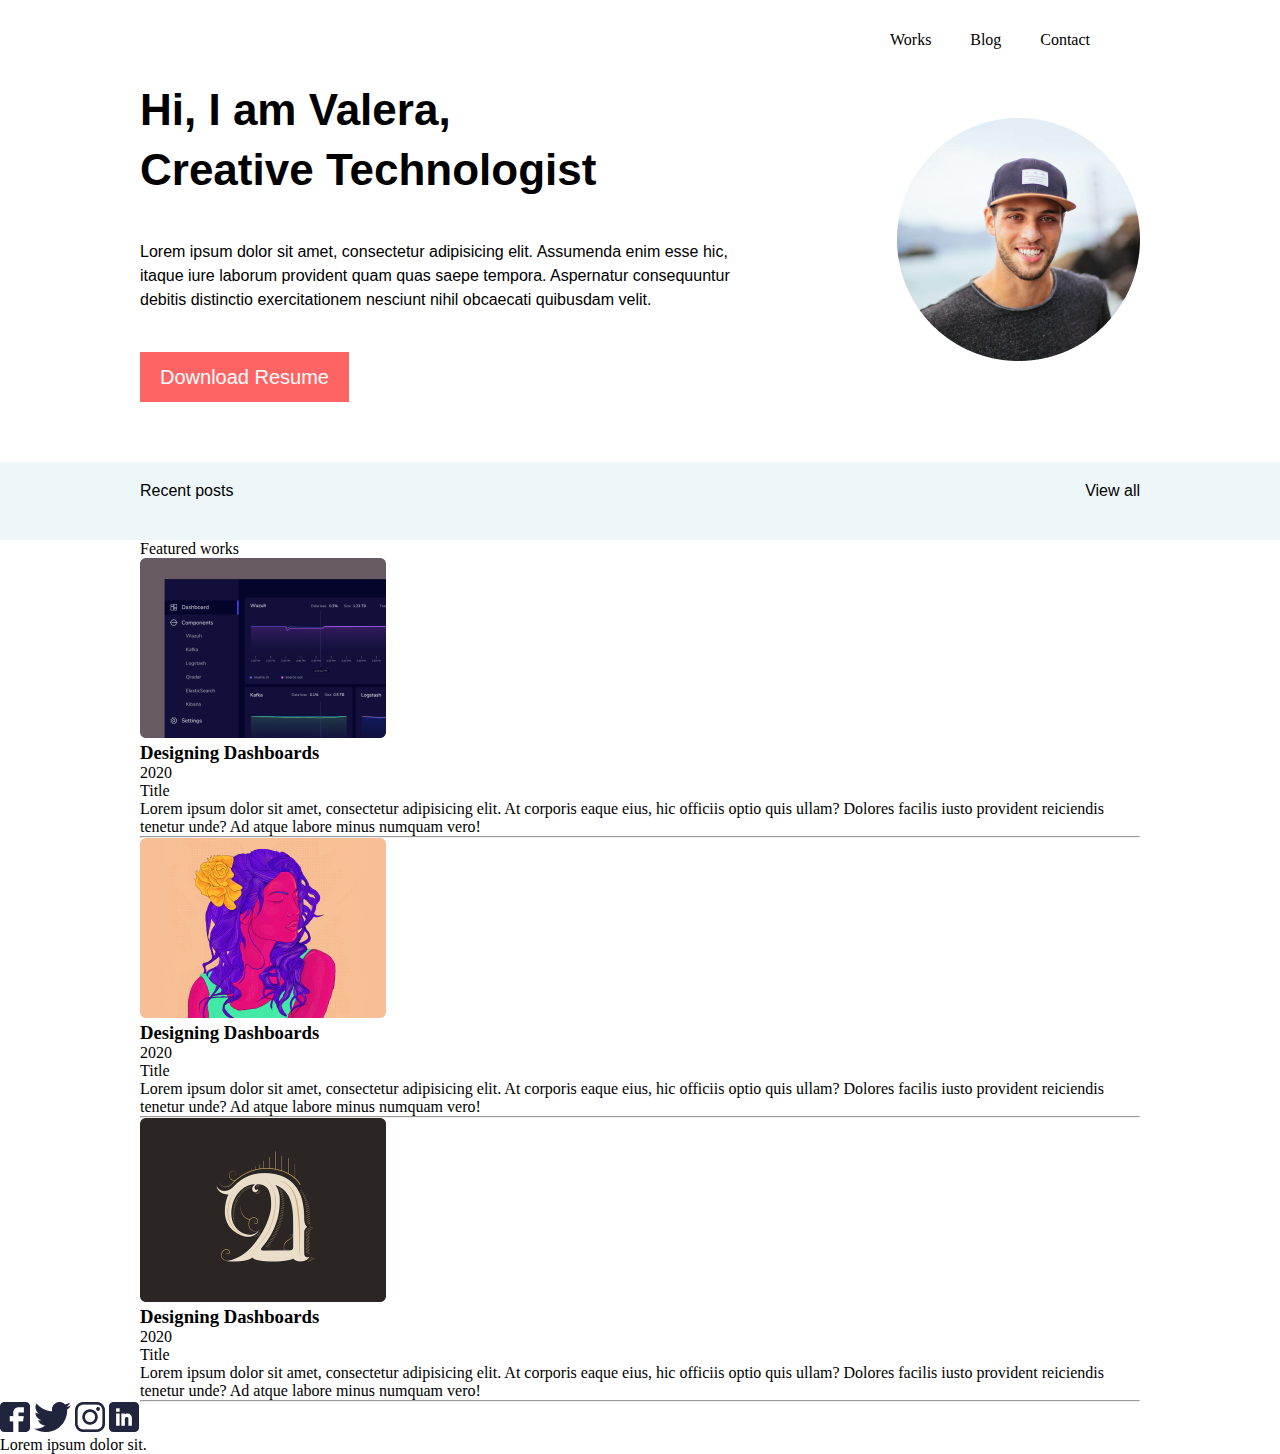
<file: siteJohn/209/209.html>
<!doctype html>
<html lang="ru">
<head>
    <link rel='stylesheet' href="209.css">
    <meta charset="UTF-8">
    <title>Document</title>
</head>
<body>
    <header>
        <div class="container">
            <nav>
                <a href = "" >Works</a>
                <a href="">Blog</a>
                <a href="">Contact</a>
            </nav>
        </div>
    </header>
    <main>
        <div class="personal-info">
            <div class="container">
                <div class="info">
                    <h1>
                        Hi, I am Valera, <br>
                        Creative Technologist
                    </h1>
                    <p>
                        Lorem ipsum dolor sit amet, consectetur adipisicing elit. Assumenda enim esse hic, itaque iure laborum provident quam quas saepe tempora. Aspernatur consequuntur debitis distinctio exercitationem nesciunt nihil obcaecati quibusdam velit.
                    </p>
                    <button>Download Resume</button>
                </div>
                <div class="personal-image">
                    <img src="assets/image.png" alt="Мое фото">
                </div>
            </div>
        </div>
        <div class="recent-posts">
            <div class="container">
                <div class="info">
                    <p>Recent posts</p>
                    <a href="">View all</a>
                </div>
                <div class="posts">

                </div>
            </div>
        </div>
        <div class="featured-works">
            <div class="container">
                <div class="info">
                    <p>Featured works</p>
                </div>
                <div class="works">
                    <div class="work">
                        <img src="assets/dashboard.png" alt="">
                        <div class="info">
                            <h3>Designing Dashboards</h3>
                            <div class="date">
                                <p class="year">2020</p>
                                <p class="title">Title</p>
                            </div>
                            <p class="description">
                                Lorem ipsum dolor sit amet, consectetur adipisicing elit. At corporis eaque eius, hic officiis optio quis ullam? Dolores facilis iusto provident reiciendis tenetur unde? Ad atque labore minus numquam vero!
                            </p>
                        </div>
                    </div>
                    <hr>
                    <div class="work">
                        <img src="assets/Rectangle32.png" alt="">
                        <div class="info">
                            <h3>Designing Dashboards</h3>
                            <div class="date">
                                <p class="year">2020</p>
                                <p class="title">Title</p>
                            </div>
                            <p class="description">
                                Lorem ipsum dolor sit amet, consectetur adipisicing elit. At corporis eaque eius, hic officiis optio quis ullam? Dolores facilis iusto provident reiciendis tenetur unde? Ad atque labore minus numquam vero!
                            </p>
                        </div>
                    </div>
                    <hr>
                    <div class="work">
                        <img src="assets/Rectangle34.png" alt="">
                        <div class="info">
                            <h3>Designing Dashboards</h3>
                            <div class="date">
                                <p class="year">2020</p>
                                <p class="title">Title</p>
                            </div>
                            <p class="description">
                                Lorem ipsum dolor sit amet, consectetur adipisicing elit. At corporis eaque eius, hic officiis optio quis ullam? Dolores facilis iusto provident reiciendis tenetur unde? Ad atque labore minus numquam vero!
                            </p>
                        </div>
                    </div>
                    <hr>
                </div>
            </div>
        </div>
    </main>
    <footer>
        <div>
            <div class="images">
                <img src="assets/fb.png" alt="">
                <img src="assets/tw.png" alt="">
                <img src="assets/insta.png" alt="">
                <img src="assets/Linkedin.png" alt="">
            </div>
            <p>
                Lorem ipsum dolor sit.
            </p>
        </div>
    </footer>
</body>
</html>
</file>
<file: blog-js/style.css>
*{
    margin: 0;
    padding: 0;
    box-sizing: border-box;
}

div.container{
    width: 1200px;
    margin: 0 auto;
}

button{
    border: none;
    padding: 10px 20px;
    border-radius: 10px;
    cursor: pointer;
}

header div.container{
    display: flex;
    justify-content: space-between;
    padding: 10px 0;
}

header div.container button{
    background-color: #fff;
    border: 1px solid black;
}

form {
    width: 500px;
    margin:0 auto 30px auto;
    text-align: center;
    display: block;
    border: 1px solid black;
    border-radius: 10px;
    padding: 20px;
}

form p{
    margin-bottom: 10px;
}

form input, form textarea{
    width: 100%;
    border: 1px solid black;
    padding: 5px;
    border-radius: 5px;
    margin-bottom: 10px;
}

form textarea{
    height: 100px;
}

form button{
    width: 100%;
    border: 1px solid black;
    background-color: #fff;
    font-weight: 700;
}

hr{
    margin-bottom: 20px;
}

h3{
    font-size: 25pt;
    margin-bottom: 40px;
}

div.post{
    border-left: 5px solid green;
    padding-left: 10px;
    margin-bottom: 20px;
    transition: .5s;
    cursor: pointer;
}

div.post:hover{
    padding: 10px 10px 10px 10px;
    background-color: #ebebeb;
    transform: scale(1.03);
}

div.post p.title{
    font-weight: 600;
    margin-bottom: 20px;
}

div.post p.description{
    margin-bottom: 20px;
}

div.post div.navigate{
    display: flex;
    justify-content: space-between;
    align-items: center;
}

div.post button.desc{
    background-color: green;
    color: white;
}

div.post button.delete{
    background-color: red;
    color: white;
}
</file>
<file: todo/style.css>
*{
    margin: 0;
    padding: 0;
    box-sizing: border-box;
    font-family: Inter, sans-serif;
    font-weight: 400;
}

.container{
    width: 1200px;
    margin: 40px auto;
}

button{
    border: none;
    border-radius: 10px;
    color: white;
    cursor: pointer;
}

.gray{background-color: gray;}
.green{background-color: green;}
.red{background-color: red;}

nav{
    display: flex;
    justify-content: space-between;
}

nav .button-nav{
    width: 20%;
    height: 40px;
}

main h3.title-tasks{
    text-align: center;
    padding: 10px;
}

.title-all{
    border-bottom: 3px solid gray;
}
.title-complete{
    border-bottom: 3px solid green;
}
.title-overdue{
    border-bottom: 3px solid red;
}

.all{
    border-left: 5px solid black;
    background-color: #D9D9D9;
}

.complete{
    border-left: 5px solid green;
    background-color: #C3D2AE;
}

.overdue{
    border-left: 5px solid red;
    background-color: #F8ADAD;
}

main div.task{
    margin: 30px 0;
    display: flex;
    justify-content: space-between;
    padding: 20px 10px 20px 30px;
}

div.task div.info{
    width: 90%;
}

div.task div.info p.task-description{
    margin: 15px 0;
}

div.task div.navigate{
    width: 10%;
    display: flex;
    flex-wrap: wrap;
    justify-content: center;
    align-items: stretch;
}

div.task div.navigate button{
    width: 100%;
    /*height: 40%;*/
    margin: 5px;
    border-radius: 0;
}

.button-complete{
}

div.task h3{

}
</file>
<file: travel/style.css>
*{
    margin: 0;
    padding: 0;
    box-sizing: border-box;
}

a{
    text-decoration: none;
    color: black;
}

a.active{
    color: black;
}

.sb{
    display: flex;
    justify-content: space-between;
}

header{
    height: 100px;
    display: flex;
    align-items: center;
}

div.container{
    width: 1200px;
    margin: 0 auto;
}

div.logo{
    background-color: #1ABE84;
    width: 50px;
    height: 50px;
    display: flex;
    align-items: center;
    justify-content: center;
    border-radius: 50%;
}

div.logo div.orange{
    background-color: #FB8F1D;
    width: 25px;
    height: 25px;
    border-radius: 50%;
    border: 5px solid white;
}

nav{
    width: 55%;
    align-items: center;
}

nav a{
    color: gray;
}

nav a.login{
    padding: 10px 30px;
    color: #FB8F1D;
    border: 2px solid #FB8F1D;
    border-radius: 10px;
    transition: 200ms;
}

nav a.login:hover{
    color: white;
    background-color: #FB8F1D;
}

nav a.register{
    padding: 10px 30px;
    color: white;
    border-radius: 10px;
    transition: 200ms;
    background-color: #FB8F1D;
    border: 2px solid #FB8F1D;
}

nav a.register:hover{
    border: 2px solid #FB8F1D;
    color: #FB8F1D;
    background-color: white;
}

div.explore-travel{
    margin: 50px 0;
}

div.explore-travel div.info{
    width: 48%;
}

div.explore-travel div.info h1{
    font-size: 80px;
    margin-bottom: 40px;
}

div.explore-travel div.info div.line{
    border: 1px solid black;
    width: 40px;
    border-radius: 10px;
    margin: 20px 0;
}

div.explore-travel div.info form{
    display: flex;
    justify-content: space-between;
    flex-wrap: wrap;
    width: 70%;
    margin-top: 30px;
}

div.explore-travel div.info form select{
    width: 47%;
    padding: 10px;
    margin-bottom: 20px;
    border-radius: 5px;
    cursor: pointer;
}

div.explore-travel div.info form button{
    width: 47%;
    padding: 10px;
    background-color: #FB8F1D;
    color: white;
    cursor: pointer;
    border: none;
    border-radius: 5px;
}

div.explore-travel div.image{
    width: 48%;
}

div.explore-travel div.image img{
    width: 100%;
}

div.right-left{
    align-items: center;
    margin: 40px 0;
}

div.right-left div.image{
    width: 47%;
}

div.right-left div.image img{
    width: 100%;
}

div.right-left div.info{
    width: 47%;
}

div.right-left div.info h2{
    font-size: 50px;
}

div.right-left div.info p{
    color: gray;
    margin: 30px 0;
}

div.right-left div.info button{
    width: 30%;
    padding: 10px;
    background-color: #FB8F1D;
    color: white;
    cursor: pointer;
    border: none;
    border-radius: 5px;
}

div.featured-destinations{
    margin: 200px 0;
}

div.featured-destinations div.info-featured{
    margin: 100px 0 50px 0;
    align-items: center;
}

div.featured-destinations a{
    color: #FB8F1D;
}

div.featured-destinations h2{
    font-size: 40px;
}

div.featured-destinations div.images{

}

div.featured-destinations div.image{
    position: relative;
}

div.featured-destinations div.image img{
    height: 100%;
    width: 100%;
}

div.featured-destinations div.image div.info{
    position: absolute;
    padding: 10px;
    background-color: white;
    bottom: 0;
    left: 0;
    border-radius: 0 10px 0 0;
}
</file>
<file: todo/209/style.css>
*{
    margin: 0;
    padding: 0;
    box-sizing: border-box;
    font-family: Inter, sans-serif;
    font-weight: 400;
}

.container{
    width: 1200px;
    margin: 40px auto;
}

button{
    border: none;
    border-radius: 10px;
    color: white;
    cursor: pointer;
}

.gray{background-color: gray;}
.green{background-color: green;}
.red{background-color: red;}

nav{
    display: flex;
    justify-content: space-between;
}

nav .button-nav{
    width: 20%;
    height: 40px;
}

main h3.title-tasks{
    text-align: center;
    padding: 10px;
}

.title-all{
    border-bottom: 3px solid gray;
}
.title-complete{
    border-bottom: 3px solid green;
}
.title-overdue{
    border-bottom: 3px solid red;
}

.all{
    border-left: 5px solid black;
    background-color: #D9D9D9;
}

.complete{
    border-left: 5px solid green;
    background-color: #C3D2AE;
}

.overdue{
    border-left: 5px solid red;
    background-color: #F8ADAD;
}

main div.task{
    margin: 30px 0;
    display: flex;
    justify-content: space-between;
    padding: 20px 10px 20px 30px;
}

div.task div.info{
    width: 90%;
}

div.task div.info p.task-description{
    margin: 15px 0;
}

div.task div.navigate{
    width: 10%;
    display: flex;
    flex-wrap: wrap;
    justify-content: center;
    align-items: stretch;
}

div.task div.navigate button{
    width: 100%;
    /*height: 40%;*/
    margin: 5px;
    border-radius: 0;
}

div.not-found-tasks{
    height: 600px;
    width: 100%;
    display: flex;
    justify-content: center;
    align-items: center;
    font-size: 30px;
}

div.add-task{
    position: absolute;
    top: 0;
    background-color: rgba(187, 187, 198, 60%);
    height: 100vh;
    width: 100vw;
    display: flex;
    justify-content: center;
    align-items: center;
}

div.add-task div.form{
    padding: 40px;
    border-radius: 10px;
    background-color: white;
    text-align: center;
    position: relative;
}

div.add-task form{
    margin-top: 30px;
    display: flex;
    justify-content: space-between;
    flex-wrap: wrap;
}

div.add-task input{
    width: 47%;
    height: 40px;
    border-radius: 5px;
    border: 1px solid black;
    margin-bottom: 30px;
    padding-left: 10px;
}

div.add-task button#addTask{
    width: 100%;
    height: 40px;
    border-radius: 5px;
    background-color: rgb(138, 183, 138);
    font-size: 20px;
}

div.add-task button#exitForm{
    padding: 5px 15px;
    background-color: red;
    color: white;
    position: absolute;
    right: 0;
    top: 0;
    border-radius: 0 5px 0 0;
}
</file>
<file: todo/210/style.css>
*{
    margin: 0;
    padding: 0;
    box-sizing: border-box;
    font-family: Inter, sans-serif;
    font-weight: 400;
}

.container{
    width: 1200px;
    margin: 40px auto;
}

button{
    border: none;
    border-radius: 10px;
    color: white;
    cursor: pointer;
}

.gray{background-color: gray;}
.green{background-color: green;}
.red{background-color: red;}

nav{
    display: flex;
    justify-content: space-between;
}

nav .button-nav{
    width: 20%;
    height: 40px;
}

main h3.title-tasks{
    text-align: center;
    padding: 10px;
}

.title-all{
    border-bottom: 3px solid gray;
}
.title-complete{
    border-bottom: 3px solid green;
}
.title-overdue{
    border-bottom: 3px solid red;
}

.all{
    border-left: 5px solid black;
    background-color: #D9D9D9;
}

.complete{
    border-left: 5px solid green;
    background-color: #C3D2AE;
}

.overdue{
    border-left: 5px solid red;
    background-color: #F8ADAD;
}

main div.task{
    margin: 30px 0;
    display: flex;
    justify-content: space-between;
    padding: 20px 10px 20px 30px;
}

div.task div.info{
    width: 90%;
}

div.task div.info p.task-description{
    margin: 15px 0;
}

div.task div.navigate{
    width: 10%;
    display: flex;
    flex-wrap: wrap;
    justify-content: center;
    align-items: stretch;
}

div.task div.navigate button{
    width: 100%;
    /*height: 40%;*/
    margin: 5px;
    border-radius: 0;
}

div.not-found-tasks{
    width: 100%;
    height: 400px;
    display: flex;
    justify-content: center;
    align-items: center;
}

div.add-task{
    position: absolute;
    top: 0;
    background-color: rgba(187, 187, 198, 60%);
    height: 100vh;
    width: 100vw;
    display: none;
    justify-content: center;
    align-items: center;
}

div.add-task div.form{
    padding: 40px;
    border-radius: 10px;
    background-color: white;
    text-align: center;
    position: relative;
}

div.add-task form{
    margin-top: 30px;
    display: flex;
    justify-content: space-between;
    flex-wrap: wrap;
}

div.add-task input{
    width: 47%;
    height: 40px;
    border-radius: 5px;
    border: 1px solid black;
    margin-bottom: 30px;
    padding-left: 10px;
}

div.add-task button#addTask{
    width: 100%;
    height: 40px;
    border-radius: 5px;
    background-color: rgb(138, 183, 138);
    font-size: 20px;
}

div.add-task button#exitForm{
    padding: 5px 15px;
    background-color: red;
    color: white;
    position: absolute;
    right: 0;
    top: 0;
    border-radius: 0 5px 0 0;
}

button#openShowForm{
    position: absolute;
    bottom: 0;
    right: 0;
    background-color: blue;
    padding: 5px 10px;
    font-size: 15px;
    border-radius: 5px;
}
</file>
<file: todo/complete/style.css>
*{
    margin: 0;
    padding: 0;
    box-sizing: border-box;
    font-family: Inter, sans-serif;
    font-weight: 400;
}

.container{
    width: 1200px;
    margin: 40px auto;
}

button{
    border: none;
    border-radius: 10px;
    color: white;
    cursor: pointer;
}

.gray{background-color: gray;}
.green{background-color: green;}
.red{background-color: red;}

nav{
    display: flex;
    justify-content: space-between;
}

nav .button-nav{
    width: 20%;
    height: 40px;
}

main h3.title-tasks{
    text-align: center;
    padding: 10px;
}

.title-all{
    border-bottom: 3px solid gray;
}
.title-complete{
    border-bottom: 3px solid green;
}
.title-overdue{
    border-bottom: 3px solid red;
}

.all{
    border-left: 5px solid black;
    background-color: #D9D9D9;
}

.complete{
    border-left: 5px solid green;
    background-color: #C3D2AE;
}

.overdue{
    border-left: 5px solid red;
    background-color: #F8ADAD;
}

main div.task{
    margin: 30px 0;
    display: flex;
    justify-content: space-between;
    padding: 20px 10px 20px 30px;
}

div.task div.info{
    width: 90%;
}

div.task div.info p.task-description{
    margin: 15px 0;
}

div.task div.navigate{
    width: 10%;
    display: flex;
    flex-wrap: wrap;
    justify-content: center;
    align-items: stretch;
}

div.task div.navigate button{
    width: 100%;
    /*height: 40%;*/
    margin: 5px;
    border-radius: 0;
}

.button-complete{
}

div.task h3{

}
</file>
<file: travel/209/style.css>
*{
    margin: 0;
    padding: 0;
    box-sizing: border-box;
}

.btnOrange{
    background-color: #FB8F1D;
    padding: 10px 25px;
    color: white;
    border-radius: 5px;
}

.container{
    width: 1200px;
    margin: 0 auto;
}

.sb{
    display: flex;
    justify-content: space-between;
}

a{
    text-decoration: none;
    color: gray;
}

a.active{
    color: black;
}

header{
    height: 100px;
    align-items: center;
}

header div.logo{
    background-color: #1ABE84;
    width: 50px;
    height: 50px;
    border-radius: 50%;

    display: flex;
    justify-content: center;
    align-items: center;
}

header div.logo div.orange{
    height: 30px;
    width: 30px;
    border: 5px solid white;
    border-radius: 50%;
    background-color: #FB8F1D;
}

header nav{
    align-items: center;
    width: 45%;
}

header nav a.login{
    background-color: white;
    padding: 10px 25px;
    color: #FB8F1D;
    border: 1px solid #FB8F1D;
    border-radius: 5px;
}

div.travel{
    margin: 60px 0;
}

div.travel div.info{
    width: 47%;
}

div.travel div.info h1{
    font-size: 60px;
}

div.travel p{
    margin: 60px 0 20px 0;
}



div.travel div.image{
    width: 47%;
}

div.travel div.image img{
    height: 100%;
    width: 100%;
}
</file>
<file: travel/210/style.css>
*{
    margin: 0;
    padding: 0;
    box-sizing: border-box;
}

a{
    text-decoration: none;
    color: black;
}

a.active{
    color: black;
}

.sb{
    display: flex;
    justify-content: space-between;
}

header{
    height: 100px;
    display: flex;
    align-items: center;
}

div.container{
    width: 1200px;
    margin: 0 auto;
}

div.logo{
    background-color: #1ABE84;
    width: 50px;
    height: 50px;
    display: flex;
    align-items: center;
    justify-content: center;
    border-radius: 50%;
}

div.logo div.orange{
    background-color: #FB8F1D;
    width: 25px;
    height: 25px;
    border-radius: 50%;
    border: 5px solid white;
}

nav{
    width: 55%;
    align-items: center;
}

nav a{
    color: gray;
}

nav a.login{
    padding: 10px 30px;
    color: #FB8F1D;
    border: 2px solid #FB8F1D;
    border-radius: 10px;
    transition: 200ms;
}

nav a.login:hover{
    color: white;
    background-color: #FB8F1D;
}

nav a.register{
    padding: 10px 30px;
    color: white;
    border-radius: 10px;
    transition: 200ms;
    background-color: #FB8F1D;
    border: 2px solid #FB8F1D;
}

nav a.register:hover{
    border: 2px solid #FB8F1D;
    color: #FB8F1D;
    background-color: white;
}

div.explore-travel{
    margin: 50px 0;
}

div.explore-travel div.info{
    width: 48%;
}

div.explore-travel div.info h1{
    font-size: 80px;
    margin-bottom: 40px;
}

div.explore-travel div.info div.line{
    border: 1px solid black;
    width: 40px;
    border-radius: 10px;
    margin: 20px 0;
}

div.explore-travel div.info form{
    display: flex;
    justify-content: space-between;
    flex-wrap: wrap;
    width: 70%;
    margin-top: 30px;
}

div.explore-travel div.info form select{
    width: 47%;
    padding: 10px;
    margin-bottom: 20px;
    border-radius: 5px;
    cursor: pointer;
}

div.explore-travel div.info form button{
    width: 47%;
    padding: 10px;
    background-color: #FB8F1D;
    color: white;
    cursor: pointer;
    border: none;
    border-radius: 5px;
}

div.explore-travel div.image{
    width: 48%;
}

div.explore-travel div.image img{
    width: 100%;
}

div.right-left{
    align-items: center;
    margin: 40px 0;
}

div.right-left div.image{
    width: 47%;
}

div.right-left div.image img{
    width: 100%;
}

div.right-left div.info{
    width: 47%;
}

div.right-left div.info h2{
    font-size: 50px;
}

div.right-left div.info p{
    color: gray;
    margin: 30px 0;
}

div.right-left div.info button{
    width: 30%;
    padding: 10px;
    background-color: #FB8F1D;
    color: white;
    cursor: pointer;
    border: none;
    border-radius: 5px;
}

div.featured-destinations{
    margin: 200px 0;
}

div.featured-destinations div.info-featured{
    margin: 100px 0 50px 0;
    align-items: center;
}

div.featured-destinations a{
    color: #FB8F1D;
}

div.featured-destinations h2{
    font-size: 40px;
}

div.featured-destinations div.images{

}

div.featured-destinations div.image{
    position: relative;
}

div.featured-destinations div.image img{
    height: 100%;
    width: 100%;
}

div.featured-destinations div.image div.info{
    position: absolute;
    padding: 10px;
    background-color: white;
    bottom: 0;
    left: 0;
    border-radius: 0 10px 0 0;
}
</file>
<file: 210.css>
@font-face {
    src: url("https://fonts.googleapis.com/css2?family=Heebo:wght@400;500;700;900&display=swap");
    font-family: Heebo;
}

*{
    margin: 0;
    padding: 0;
    box-sizing: border-box;
}

a{
    text-decoration: none;
}

div.container{
    width: 1152px;
    margin: 0 auto;
    height: 100%;
}

header{
    height: 80px;

    font-family: Heebo, sans-serif;
    font-weight: 400;
}

header div.container{
    display: flex;
    justify-content: right; /*x ось*/
    align-items: center; /*ось y*/
}

header nav{
    display: flex;
    justify-content: space-between;
    align-items: center;
    height: 100%;
    width: 200px;

    border: 1px solid #000000;
}

header a{
    color: black;
}
</file>
<file: siteJohn/complete.css>
@font-face {
    src: url("https://fonts.googleapis.com/css2?family=Heebo:wght@400;500;700;900&display=swap");
    font-family: Heebo;
}

*{
    margin: 0;
    padding: 0;
    box-sizing: border-box;
}

a{
    text-decoration: none;
}

div.container{
    width: 900px;
    margin: 0 auto;
    height: 100%;
}

header{
    height: 80px;
    font-family: Heebo, sans-serif;
    font-weight: 400;
}

header div.container{
    display: flex;
    justify-content: right; /*x ось*/
    align-items: center; /*ось y*/
}

header nav{
    display: flex;
    justify-content: space-between;
    align-items: center;
    height: 100%;
    width: 200px;
}

header a{
    color: black;
}

div.personal-info div.container{
    display: flex;
    justify-content: space-between;
    margin-top: 60px;
    margin-bottom: 60px;
    align-items: center;
}

div.personal-info div.info{
    width: 600px;
    font-family: Heebo, sans-serif;
}

div.personal-info div.info h1{
    font-weight: 700;
    font-size: 44px;
    line-height: 60px;
    margin-bottom: 40px;
}

div.personal-info div.info p{
    font-weight: 400;
    font-size: 16px;
    line-height: 24px;
    margin-bottom: 40px;
}

div.personal-info div.info button{
    font-weight: 500;
    font-size: 20px;
    line-height: 30px;
    color: white;
    background-color: rgba(255, 100, 100, 1);
    padding: 10px 20px;
    border: none;
    cursor: pointer;
    transition: .2s;
}

div.personal-info div.info button:hover{
    transform: scale(1.05);
}

div.personal-info div.personal-image{
    width: 200px;
    border-radius: 50%;
}

div.recent-posts{
    background-color: rgba(237, 247, 250, 1);
    padding: 40px 0;
}

div.recent-posts div.info{
    display: flex;
    justify-content: space-between;
    font-family: Heebo, sans-serif;
    font-weight: 400;
    margin-bottom: 20px;
}

div.recent-posts div.posts{
    display: flex;
    justify-content: space-between;
    font-family: Heebo, sans-serif;
}

div.recent-posts div.post{
    background: white;
    padding: 30px;
    width: 40%;
    font-family: Heebo, sans-serif;
}

div.recent-posts div.post h3{
    font-size: 26px;
    font-weight: 700;
}

div.recent-posts div.date{
    display: flex;
    margin: 20px 0;
    font-size: 18px;
    font-weight: 400;
}

div.recent-posts div.date p{
    margin: 0 10px;
    font-size: 16px;
    font-weight: 400;
}

div.featured-works{
    padding: 60px 0;
    font-family: Heebo, sans-serif;
}

div.featured-works div.works{
    margin-top: 30px;
}

div.featured-works div.works hr{
    margin: 20px 0;
    border: 1px solid rgba(224, 224, 224, 1)
}

div.featured-works div.work{
    display: flex;
    justify-content: left;
}

div.featured-works div.work img{
    margin-right: 20px;
    height: 180px;
    width: 246px;
    border-radius: 6px;
}

div.featured-works div.description h3{
    font-weight: 700;
    font-size: 30px;
}

div.featured-works div.description div.date{
    display: flex;
    align-items: center;
    margin: 20px 0;
}

div.featured-works div.description div.date p.year{
    padding: 5px 10px;
    background: rgba(20, 40, 80, 1);
    border-radius: 20px;
    color: #fff;
    margin-right: 10px;
    font-weight: 900;
    font-size: 18px;
}

div.featured-works div.description div.date p.program{
    font-weight: 400;
    font-size: 20px;
    color: rgba(134, 149, 164, 1);
}

div.featured-works div.description p.description{
    font-weight: 400;
    font-size: 16px;
    line-height: 24px;
}

footer{
    display: flex;
    align-items: center;
    justify-content: center;
    height: 200px;
}

footer div.social{
    display: flex;
    justify-content: space-between;
    margin-bottom: 25px;
}

footer img{
    width: 30px;
    height: 30px;
}

footer p{
    font-family: Heebo, sans-serif;
    font-size: 14px;
    font-weight: 400;
    line-height: 21px;
}

a.active{
    color: rgba(255, 100, 100, 1);
}

p.work{
    font-size: 44px;
    font-weight: 900;
    line-height: 60px;
}
</file>
<file: siteJohn/209/209.css>
@font-face {
    src: url("https://fonts.googleapis.com/css2?family=Heebo:wght@400;500;700;900&display=swap");
    font-family: Heebo, sans-serif;
}

*{
    padding: 0;
    margin: 0;
    box-sizing: border-box;
}

a{
    text-decoration: none;
    color: black;
}

header{
    height: 80px;
}

header div.container{
    height: 100%;
    display: flex;
    justify-content: right;
    align-items: center;
}

nav{
    width: 250px;
    display: flex;
    justify-content: space-between;
    padding-right: 50px;
}

div.container{
    width: 1000px;
    margin: 0 auto;
}

div.personal-info div.container{
    display: flex;
    justify-content: space-between;
    align-items: center;
}

div.personal-info h1{
    font-family: Heebo, sans-serif;
    font-size: 44px;
    font-weight: 700;
    line-height: 60px;
}

div.personal-info p{
    font-family: Heebo, sans-serif;
    font-size: 16px;
    font-weight: 400;
    line-height: 24px;
    margin: 40px 0;
}

div.personal-info button{
    font-family: Heebo, sans-serif;
    font-size: 20px;
    font-weight: 500;
    line-height: 30px;
    color: white;
    background: rgba(255, 100, 100, 1);
    border: none;
    padding: 10px 20px;
    cursor: pointer;
}

div.personal-info div.info{
    width: 60%;
}

div.recent-posts{
    background: rgba(237, 247, 250, 1);
    padding: 20px 0;
    margin-top: 60px;
}

div.recent-posts div.info{
    display: flex;
    justify-content: space-between;
    font-family: Heebo, sans-serif;
    font-weight: 400;
}

div.recent-posts div.posts{
    margin-top: 20px;
    display: flex;
    justify-content: space-between;
    font-family: Heebo, sans-serif;
}

div.recent-posts div.post{
    background: white;
    padding: 20px;
    width: 48%;
}

div.recent-posts div.post h3{
    font-size: 26px;
    font-weight: 700;
    line-height: 38px;
}

div.recent-posts div.post div.date{
    font-size: 18px;
    font-weight: 400;
    line-height: 26px;
    display: flex;
    margin: 20px 0;
}

div.recent-posts div.post div.date p{
    margin-right: 20px;
}

div.recent-posts div.post p.description{
    font-size: 16px;
    font-weight: 400;
    line-height: 24px;
}
</file>
